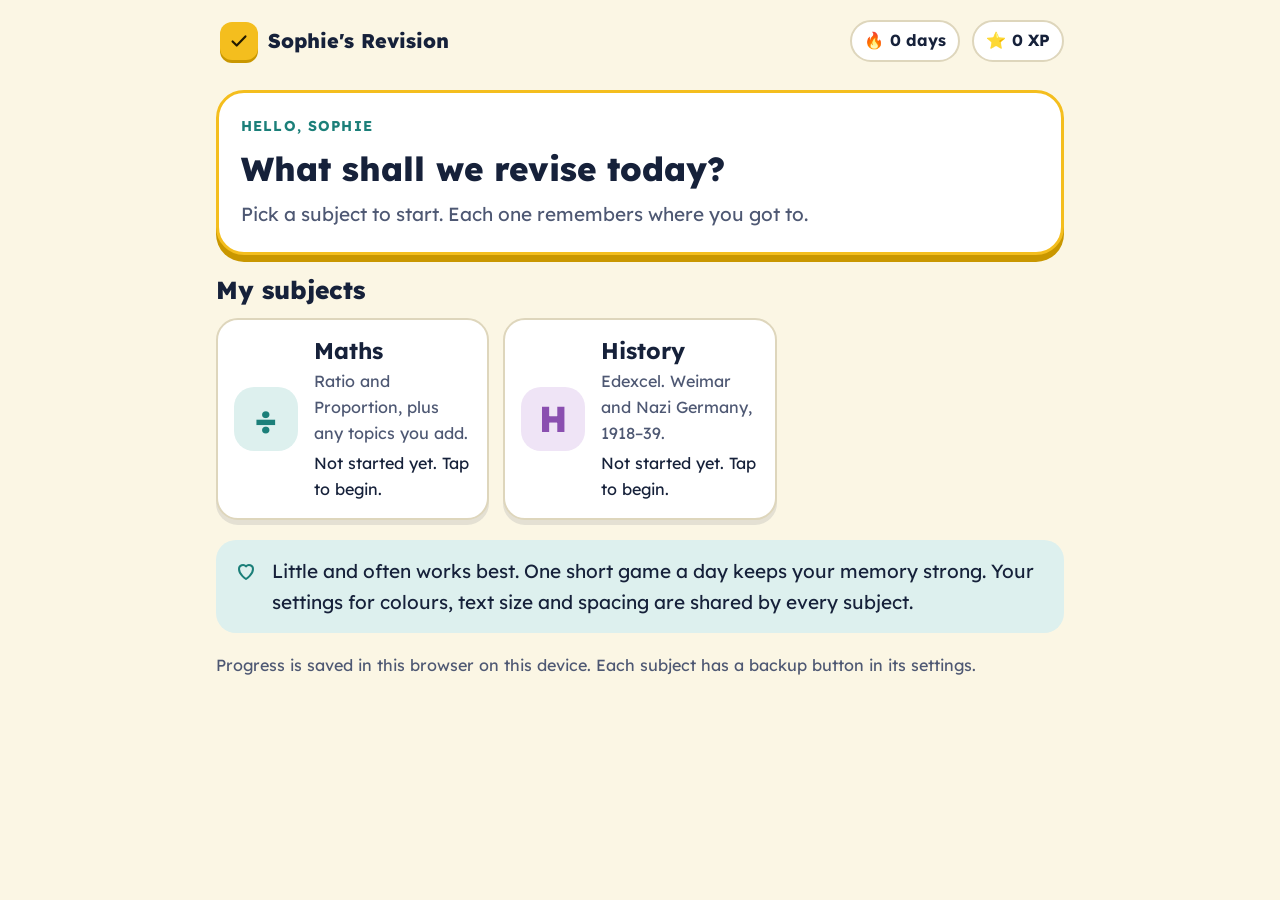
<file: index.html>
<!doctype html>
<html lang="en">
<head>
<meta charset="utf-8">
<meta name="viewport" content="width=device-width, initial-scale=1, viewport-fit=cover">
<title>Sophie's Revision</title>
<link rel="preconnect" href="https://fonts.googleapis.com">
<link rel="stylesheet" href="https://fonts.googleapis.com/css2?family=Lexend:wght@400;500;700;800&display=swap">
<link rel="stylesheet" href="shared/style.css">
<style>
.subject{display:flex; gap:16px; align-items:center; text-decoration:none; color:var(--ink); min-height:120px}
.subject .icon{flex:none; width:64px; height:64px; border-radius:20px; display:grid; place-items:center; font-size:1.9em; font-weight:800}
.subject .info{display:flex; flex-direction:column; gap:4px; min-width:0}
.subject .info b{font-size:1.2em}
.subject.maths .icon{background:var(--teal-soft); color:var(--teal)}
.subject.history .icon{background:var(--berry-soft); color:var(--berry)}
.startchip{align-self:flex-start; background:var(--sun); color:var(--sun-ink); border-radius:999px; padding:2px 12px; font-size:.75em; font-weight:800}
</style>
</head>
<body>
<div class="app" id="app"></div>
<script>
/* Landing page: one card per subject. Each app saves a short summary (cards due, XP, streak) that this page reads. */
const SUBJECTS = [
  {id: "maths", name: "Maths", href: "maths/", icon: "÷", about: "Ratio and Proportion, plus any topics you add."},
  {id: "history", name: "History", href: "history/", icon: "H", about: "Edexcel. Weimar and Nazi Germany, 1918–39."}
];
const read = k => { try { return JSON.parse(localStorage.getItem(k)); } catch(e){ return null; } };
const esc = s => String(s ?? "").replace(/[&<>"']/g, c => ({"&":"&amp;","<":"&lt;",">":"&gt;",'"':"&quot;","'":"&#39;"}[c]));

const st = Object.assign({tint: "cream", size: "l", spacing: false, theme: "auto"}, read("sgr-settings") || {});
const root = document.documentElement;
root.setAttribute("data-tint", st.tint);
root.setAttribute("data-size", st.size);
root.setAttribute("data-spacing", st.spacing ? "wide" : "normal");
if (st.theme !== "auto") root.setAttribute("data-theme", st.theme);

const sums = SUBJECTS.map(s => Object.assign({}, s, {sum: read("sgr-sum-" + s.id)}));
const streak = Math.max(0, ...sums.map(s => (s.sum && s.sum.streak) || 0));
const xp = sums.reduce((n, s) => n + ((s.sum && s.sum.xp) || 0), 0);
const started = sums.filter(s => s.sum);
// Suggest the subject with the most cards waiting; if nothing has been started, suggest nothing.
const best = started.filter(s => s.sum.due > 0).sort((a, b) => b.sum.due - a.sum.due)[0];

function status(s){
  if (!s.sum) return "Not started yet. Tap to begin.";
  const due = s.sum.due ? `${s.sum.due} card${s.sum.due === 1 ? "" : "s"} ready to check` : "All cards checked for now";
  const exam = s.sum.examTotal ? ` · Exam practice ${s.sum.exam} of ${s.sum.examTotal}` : "";
  return due + exam;
}

document.getElementById("app").innerHTML = `
  <header class="bar">
    <span class="brand" style="cursor:default"><span class="logo"><svg width="22" height="22" viewBox="0 0 24 24" fill="none" stroke="currentColor" stroke-width="2.4" stroke-linecap="round" stroke-linejoin="round" aria-hidden="true"><path d="M5 12.5l4.5 4.5L19 7"/></svg></span><span>Sophie's Revision</span></span>
    <span class="chip" title="Best run of days in a row">🔥 <span>${streak} day${streak === 1 ? "" : "s"}</span></span>
    <span class="chip" title="XP across all subjects">⭐ <span>${xp} XP</span></span>
  </header>
  <div class="mission"><div class="txt"><span class="eyebrow">Hello, Sophie</span><h1>What shall we revise today?</h1>
    <p class="muted">${best ? `${esc(best.name)} has the most cards waiting. A short game there is a good place to start.` : started.length ? "Everything is checked for now. You can practise anything you like." : "Pick a subject to start. Each one remembers where you got to."}</p></div></div>
  <section class="sheet"><h2>My subjects</h2>
    <div class="grid">${sums.map(s => `<a class="deck subject ${s.id}" href="${s.href}"><span class="icon" aria-hidden="true">${esc(s.icon)}</span><span class="info">${best && best.id === s.id ? `<span class="startchip">Start here</span>` : ""}<b>${esc(s.name)}</b><span class="small muted">${esc(s.about)}</span><span class="small">${esc(status(s))}</span></span></a>`).join("")}</div>
  </section>
  <div class="calm"><svg width="24" height="24" viewBox="0 0 24 24" fill="none" stroke="currentColor" stroke-width="2" stroke-linejoin="round" aria-hidden="true"><path d="M12 20s-7-4.4-7-10a4 4 0 017-2.6A4 4 0 0119 10c0 5.6-7 10-7 10z"/></svg><p>Little and often works best. One short game a day keeps your memory strong. Your settings for colours, text size and spacing are shared by every subject.</p></div>
  <p class="small muted">Progress is saved in this browser on this device. Each subject has a backup button in its settings.</p>`;
</script>
</body>
</html>
</file>
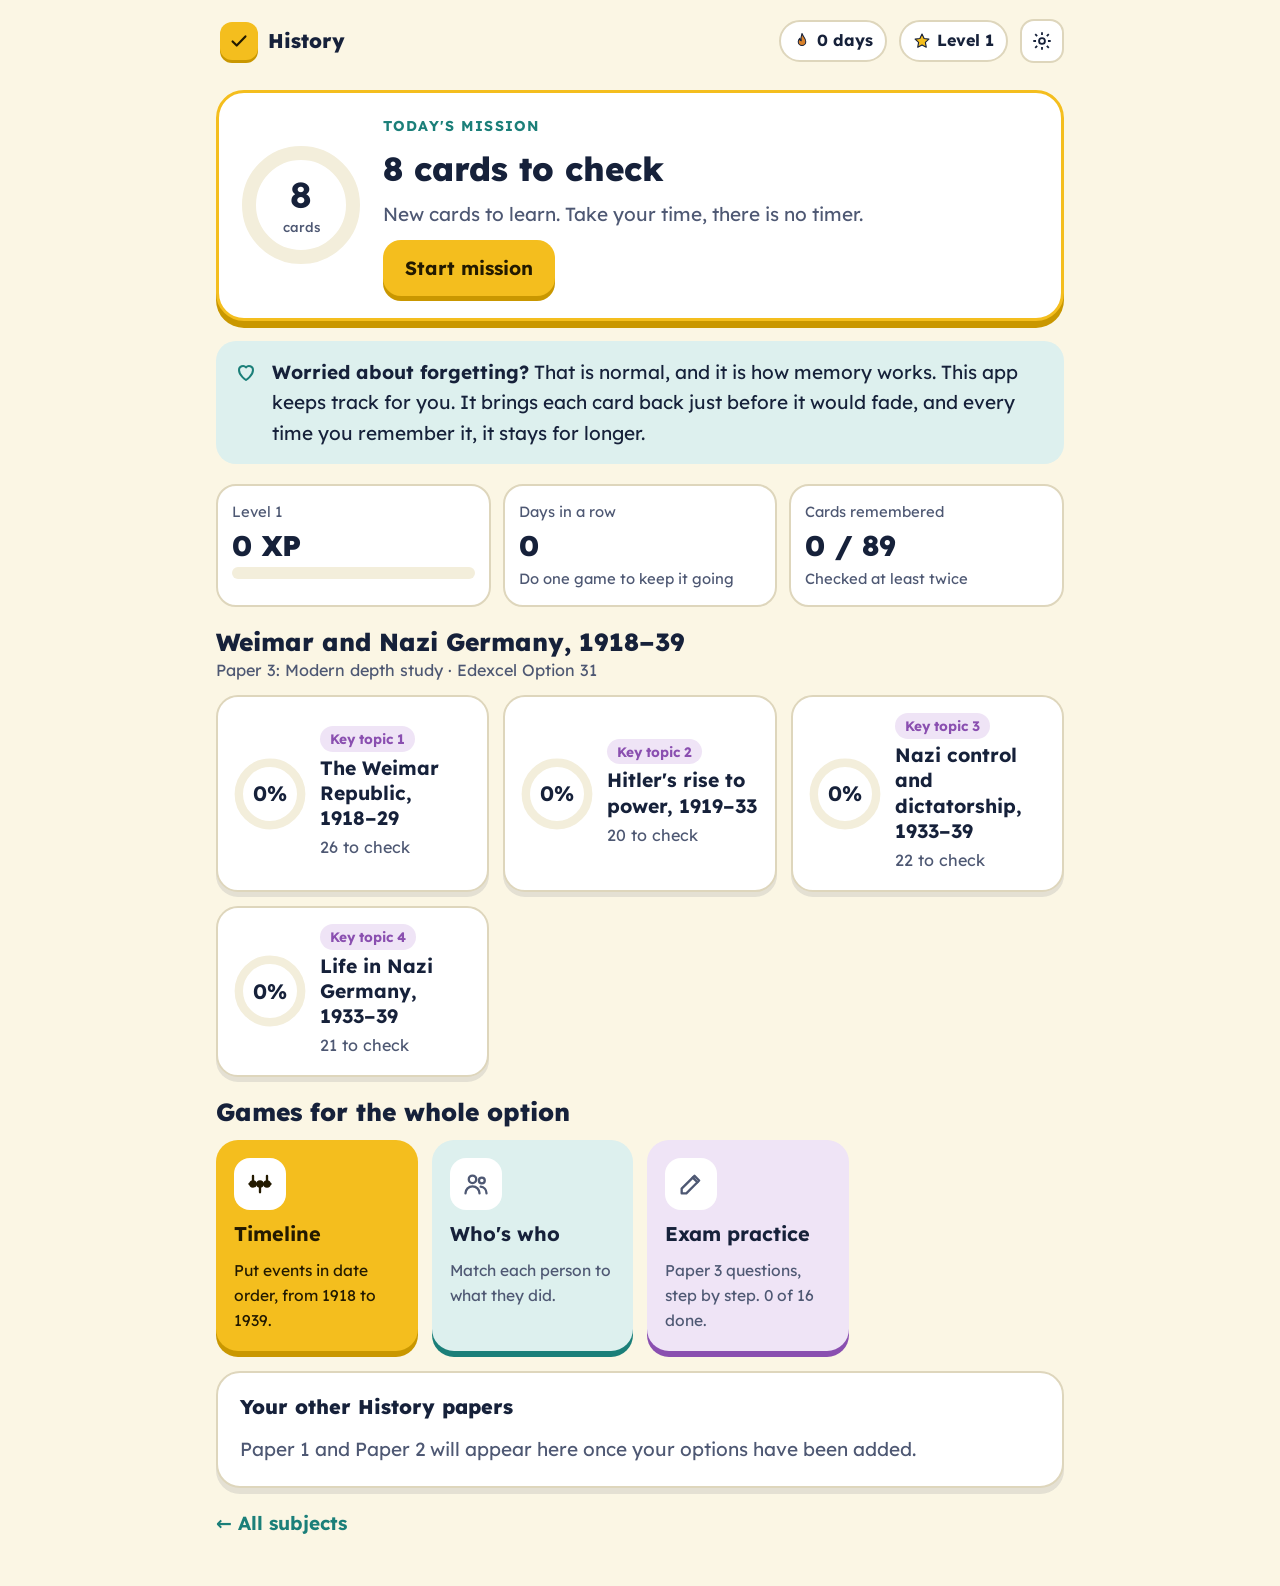
<file: history/index.html>
<!doctype html>
<html lang="en">
<head>
<meta charset="utf-8">
<meta name="viewport" content="width=device-width, initial-scale=1, viewport-fit=cover">
<title>History · Sophie's Revision</title>
<link rel="preconnect" href="https://fonts.googleapis.com">
<link rel="stylesheet" href="https://fonts.googleapis.com/css2?family=Lexend:wght@400;500;700;800&display=swap">
<link rel="stylesheet" href="../shared/style.css">
</head>
<body>
<div class="app" id="app"></div>
<div id="toastRoot"></div>
<script src="germany.js"></script>
<script src="engine.js"></script>
</body>
</html>
</file>
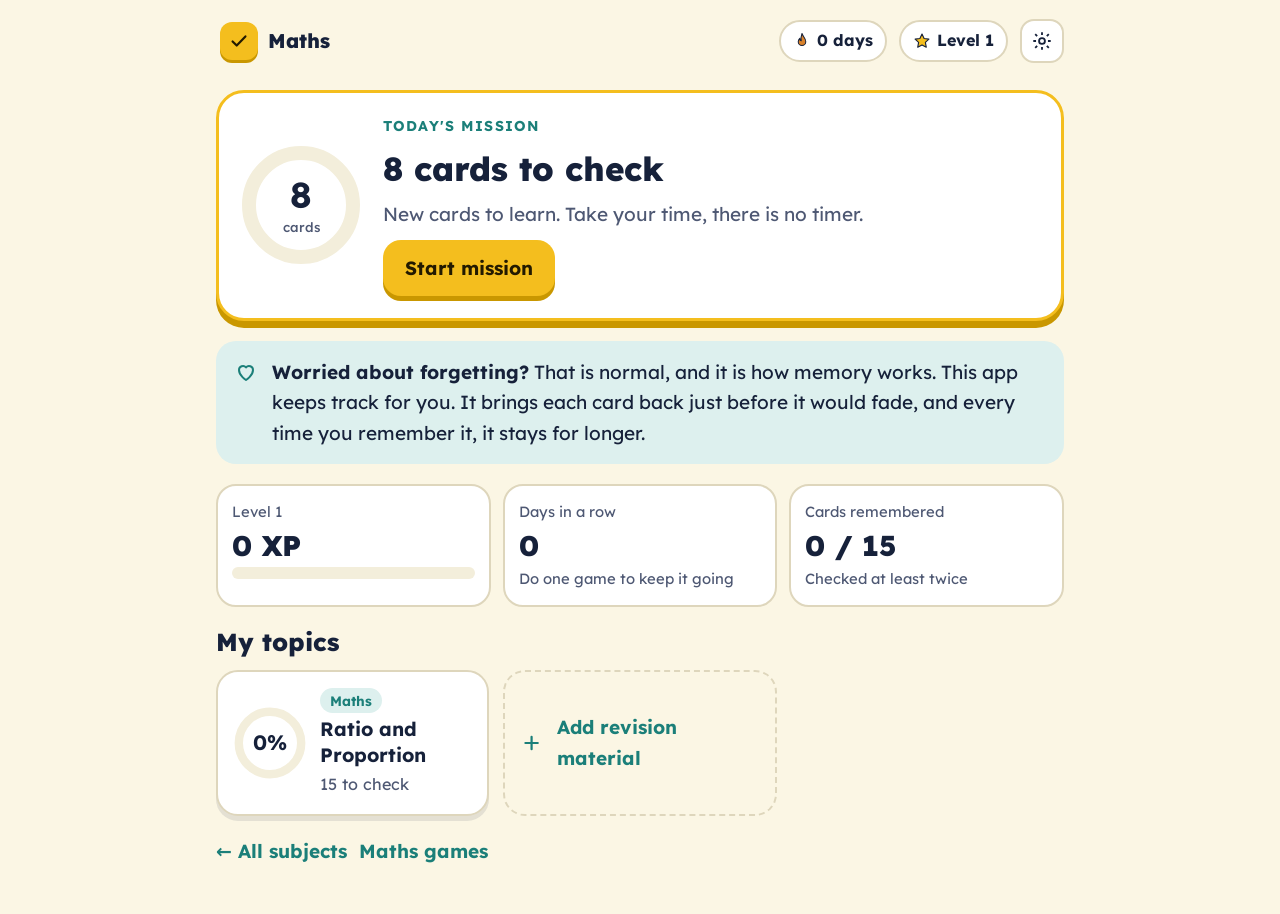
<file: maths/index.html>
<!doctype html>
<html lang="en">
<head>
<meta charset="utf-8">
<meta name="viewport" content="width=device-width, initial-scale=1, viewport-fit=cover">
<title>Maths · Sophie's Revision</title>
<link rel="preconnect" href="https://fonts.googleapis.com">
<link rel="stylesheet" href="https://fonts.googleapis.com/css2?family=Lexend:wght@400;500;700;800&display=swap">
<style>
/* Layout: one calm app column, the same top bar on every screen, chunky game buttons, one big card per question. */
:root{
  --font:'Lexend', 'Verdana', 'Trebuchet MS', system-ui, sans-serif;
  --bg:#FBF6E4; --surface:#FFFFFF; --surface-2:#F3EEDB; --ink:#16213A; --ink-soft:#4E5873; --line:#DED6BC;
  --sun:#F4BE1E; --sun-deep:#C99700; --sun-ink:#231A00;
  --teal:#1B7F79; --teal-deep:#11605B; --teal-soft:#DDF0EE;
  --good:#2C9659; --good-deep:#1F7343; --good-soft:#DFF3E6;
  --warm:#D9822B; --warm-deep:#A9621C; --warm-soft:#FBE8D3;
  --berry:#8A4FB0; --berry-soft:#EFE4F6;
  --shadow:rgba(22,33,58,.10);
  --on-accent:#FFFFFF;
  --fs:19px; --ls:0; --ws:0;
}
:root[data-tint="sky"]{--bg:#E7F1F8}
:root[data-tint="mint"]{--bg:#E8F4EC}
:root[data-tint="rose"]{--bg:#F8EAEC}
:root[data-tint="white"]{--bg:#FFFFFF}
@media (prefers-color-scheme: dark){
  :root:not([data-theme="light"]){
    --bg:#121722; --surface:#1A2130; --surface-2:#222B3C; --ink:#F2EFE3; --ink-soft:#B8B6AA; --line:#323D51;
    --sun:#F5C432; --sun-deep:#B88E0A; --sun-ink:#1E1600;
    --teal:#4CC2B8; --teal-deep:#2E8E86; --teal-soft:#173836;
    --good:#5DD08C; --good-deep:#3A9A62; --good-soft:#173526;
    --warm:#F0A35E; --warm-deep:#B87535; --warm-soft:#3A2818;
    --berry:#C59BE3; --berry-soft:#2E2238;
    --shadow:rgba(0,0,0,.35); --on-accent:#0E1A14; color-scheme:dark;
  }
  :root:not([data-theme="light"])[data-tint="cream"]{--bg:#17150F}
  :root:not([data-theme="light"])[data-tint="sky"]{--bg:#0F1821}
  :root:not([data-theme="light"])[data-tint="mint"]{--bg:#0F1A15}
  :root:not([data-theme="light"])[data-tint="rose"]{--bg:#1C1316}
  :root:not([data-theme="light"])[data-tint="white"]{--bg:#121722}
}
:root[data-theme="dark"]{
  --bg:#121722; --surface:#1A2130; --surface-2:#222B3C; --ink:#F2EFE3; --ink-soft:#B8B6AA; --line:#323D51;
  --sun:#F5C432; --sun-deep:#B88E0A; --sun-ink:#1E1600;
  --teal:#4CC2B8; --teal-deep:#2E8E86; --teal-soft:#173836;
  --good:#5DD08C; --good-deep:#3A9A62; --good-soft:#173526;
  --warm:#F0A35E; --warm-deep:#B87535; --warm-soft:#3A2818;
  --berry:#C59BE3; --berry-soft:#2E2238;
  --shadow:rgba(0,0,0,.35); --on-accent:#0E1A14; color-scheme:dark;
}
:root[data-theme="dark"][data-tint="cream"]{--bg:#17150F}
:root[data-theme="dark"][data-tint="sky"]{--bg:#0F1821}
:root[data-theme="dark"][data-tint="mint"]{--bg:#0F1A15}
:root[data-theme="dark"][data-tint="rose"]{--bg:#1C1316}
:root[data-size="m"]{--fs:17px}
:root[data-size="xl"]{--fs:22px}
:root[data-spacing="wide"]{--ls:.05em; --ws:.14em}

*{box-sizing:border-box}
body{margin:0}
html,body{min-height:100%}
body{font-family:var(--font); font-size:var(--fs); letter-spacing:var(--ls); word-spacing:var(--ws); line-height:1.6; background:var(--bg); color:var(--ink); transition:background .2s}
button,input,select,textarea{font:inherit; letter-spacing:inherit; word-spacing:inherit; color:inherit}
:focus-visible{outline:3px solid var(--teal); outline-offset:3px; border-radius:10px}
.app{max-width:880px; margin:0 auto; padding-left:max(16px, env(safe-area-inset-left, 0px)); padding-right:max(16px, env(safe-area-inset-right, 0px)); padding-block:12px 48px; display:flex; flex-direction:column; gap:20px}
h1,h2,h3{margin:0; line-height:1.25; text-wrap:balance; font-weight:800}
h1{font-size:1.75em} h2{font-size:1.3em} h3{font-size:1.05em}
p{margin:0}
.muted{color:var(--ink-soft)}
.small{font-size:.85em}

/* top bar */
.bar{display:flex; align-items:center; gap:12px; flex-wrap:wrap; padding-block:6px}
.brand{display:flex; align-items:center; gap:10px; font-weight:800; font-size:1.05em; margin-right:auto; background:none; border:0; padding:4px; cursor:pointer}
.brand .logo{width:38px; height:38px; border-radius:12px; background:var(--sun); color:var(--sun-ink); display:grid; place-items:center; box-shadow:0 3px 0 var(--sun-deep)}
.chip{display:inline-flex; align-items:center; gap:6px; padding:6px 12px; border-radius:999px; background:var(--surface); border:2px solid var(--line); font-weight:700; font-size:.85em; white-space:nowrap}
.chip svg{flex:none}
.iconbtn{width:44px; height:44px; border-radius:14px; border:2px solid var(--line); background:var(--surface); display:grid; place-items:center; cursor:pointer}
.iconbtn:hover{border-color:var(--teal)}

/* buttons */
a.btn{text-decoration:none}
.btn{display:inline-flex; align-items:center; justify-content:center; gap:10px; min-height:56px; padding:12px 22px; border-radius:18px; border:0; font-weight:700; font-size:1em; cursor:pointer; background:var(--sun); color:var(--sun-ink); box-shadow:0 5px 0 var(--sun-deep); transition:transform .08s, box-shadow .08s; text-align:center}
.btn:active{transform:translateY(4px); box-shadow:0 1px 0 var(--sun-deep)}
.btn:disabled{opacity:.5; cursor:not-allowed}
.btn.teal{background:var(--teal); color:var(--on-accent); box-shadow:0 5px 0 var(--teal-deep)}
.btn.teal:active{box-shadow:0 1px 0 var(--teal-deep)}
.btn.good{background:var(--good); color:var(--on-accent); box-shadow:0 5px 0 var(--good-deep)}
.btn.good:active{box-shadow:0 1px 0 var(--good-deep)}
.btn.warm{background:var(--warm); color:#1E1000; box-shadow:0 5px 0 var(--warm-deep)}
.btn.warm:active{box-shadow:0 1px 0 var(--warm-deep)}
.btn.ghost{background:var(--surface); color:var(--ink); box-shadow:0 4px 0 var(--line); border:2px solid var(--line)}
.btn.ghost:active{box-shadow:0 1px 0 var(--line)}
.btn.wide{width:100%}
.btn.sm{min-height:44px; padding:8px 14px; font-size:.9em; border-radius:14px}
.row{display:flex; gap:12px; flex-wrap:wrap; align-items:center}
.row > *{min-width:0}

.panel{background:var(--surface); border:2px solid var(--line); border-radius:24px; padding:22px; display:flex; flex-direction:column; gap:14px; box-shadow:0 6px 0 var(--shadow)}

/* home mission */
.mission{display:grid; grid-template-columns:auto 1fr; gap:22px; align-items:center; background:var(--surface); border:3px solid var(--sun); border-radius:28px; padding:22px; box-shadow:0 7px 0 var(--sun-deep)}
.mission .txt{display:flex; flex-direction:column; gap:10px; min-width:0}
.eyebrow{font-size:.75em; font-weight:700; text-transform:uppercase; letter-spacing:.08em; color:var(--teal)}
@media (max-width:560px){.mission{grid-template-columns:1fr; justify-items:start}}
.ring{position:relative; width:120px; height:120px; flex:none}
.ring svg{width:100%; height:100%; transform:rotate(-90deg)}
.ring .num{position:absolute; inset:0; display:grid; place-items:center; text-align:center; font-weight:800; line-height:1.1}
.ring .num b{font-size:1.9em; display:block}
.ring .num span{font-size:.7em; color:var(--ink-soft); font-weight:500}
.ring.sm{width:72px; height:72px}
.ring.sm .num b{font-size:1.1em}

.calm{display:flex; gap:14px; align-items:flex-start; background:var(--teal-soft); border-radius:20px; padding:16px 18px}
.calm svg{flex:none; color:var(--teal); margin-top:3px}

.stats{display:grid; grid-template-columns:repeat(3, minmax(0,1fr)); gap:12px}
.stat{background:var(--surface); border:2px solid var(--line); border-radius:20px; padding:14px; display:flex; flex-direction:column; gap:6px}
.stat .big{font-size:1.5em; font-weight:800; font-variant-numeric:tabular-nums; line-height:1.1}
.stat .lbl{font-size:.78em; color:var(--ink-soft)}
.xpbar{height:12px; border-radius:99px; background:var(--surface-2); overflow:hidden}
.xpbar i{display:block; height:100%; background:var(--sun); border-radius:99px}
@media (max-width:480px){.stats{grid-template-columns:1fr 1fr} .stats .stat:last-child{grid-column:1 / -1}}

.grid{display:grid; grid-template-columns:repeat(auto-fill, minmax(min(100%, 250px), 1fr)); gap:14px}
.deck{background:var(--surface); border:2px solid var(--line); border-radius:22px; padding:16px; display:flex; gap:14px; align-items:center; cursor:pointer; text-align:left; box-shadow:0 5px 0 var(--shadow); transition:transform .1s}
.deck:hover{transform:translateY(-2px); border-color:var(--teal)}
.deck .info{display:flex; flex-direction:column; gap:4px; min-width:0}
.deck .info b{font-size:1.02em; line-height:1.3}
.subj{display:inline-flex; align-self:flex-start; padding:2px 10px; border-radius:999px; font-size:.72em; font-weight:700; background:var(--teal-soft); color:var(--teal)}
.subj.English{background:var(--warm-soft); color:var(--warm-deep)}
.subj.Science{background:var(--good-soft); color:var(--good-deep)}
.subj.History,.subj.Geography,.subj.Other{background:var(--berry-soft); color:var(--berry)}
:root[data-theme="dark"] .subj.English{color:var(--warm)}
@media (prefers-color-scheme: dark){:root:not([data-theme="light"]) .subj.English{color:var(--warm)} :root:not([data-theme="light"]) .subj.Science{color:var(--good)}}
:root[data-theme="dark"] .subj.Science{color:var(--good)}
.home-link{display:inline-block; font-weight:700; color:var(--teal); text-decoration:none}
.home-link:hover{text-decoration:underline}
.adddeck{border-style:dashed; justify-content:center; color:var(--teal); font-weight:700; min-height:104px; background:transparent; box-shadow:none}

/* games on a topic */
.games{display:grid; grid-template-columns:repeat(auto-fill, minmax(min(100%, 190px), 1fr)); gap:14px}
.game{border-radius:22px; padding:18px; border:0; cursor:pointer; text-align:left; display:flex; flex-direction:column; gap:8px; color:var(--ink); transition:transform .1s}
.game:hover{transform:translateY(-3px)}
.game:disabled{opacity:.45; cursor:not-allowed; transform:none}
.game .gi{width:52px; height:52px; border-radius:16px; display:grid; place-items:center; background:var(--surface)}
.game b{font-size:1.05em}
.game span{font-size:.82em; color:var(--ink-soft)}
.g1{background:var(--sun); box-shadow:0 6px 0 var(--sun-deep)} .g1 span{color:var(--sun-ink)} .g1{color:var(--sun-ink)}
.g2{background:var(--teal-soft); box-shadow:0 6px 0 var(--teal)}
.g3{background:var(--good-soft); box-shadow:0 6px 0 var(--good)}
.g4{background:var(--berry-soft); box-shadow:0 6px 0 var(--berry)}

.sheet{display:flex; flex-direction:column; gap:12px}
.sheetcard{background:var(--surface); border:2px solid var(--line); border-radius:18px; padding:14px 16px; display:flex; flex-direction:column; gap:8px}
.sheetcard .qa{display:flex; gap:10px; align-items:flex-start; justify-content:space-between}
.sheetcard .qa > div{min-width:0}
.ans{font-weight:700; color:var(--teal)}
.kw{display:grid; grid-template-columns:minmax(0,.9fr) minmax(0,2fr); gap:0; border:2px solid var(--line); border-radius:18px; overflow:hidden; background:var(--surface)}
.kw div{padding:10px 14px; border-top:2px solid var(--line)}
.kw div:nth-child(-n+2){border-top:0}
.kw .t{font-weight:700; background:var(--berry-soft); color:var(--ink)}
details{border-radius:18px}
summary{cursor:pointer; font-weight:700; padding:6px 0}

/* visual aids */
.vtable{overflow-x:auto}
.vtable table{border-collapse:collapse; font-variant-numeric:tabular-nums}
.vtable th,.vtable td{border:2px solid var(--ink); padding:8px 16px; text-align:center; min-width:70px; font-weight:700}
.vtable th{background:var(--berry-soft)}
.vtable td{background:var(--surface)}
.vsteps{list-style:none; margin:0; padding:0; display:flex; flex-direction:column; gap:8px; counter-reset:s}
.vsteps li{display:flex; gap:12px; align-items:flex-start; counter-increment:s}
.vsteps li::before{content:counter(s); flex:none; width:32px; height:32px; border-radius:50%; background:var(--teal); color:var(--on-accent); font-weight:800; display:grid; place-items:center; font-size:.85em; margin-top:1px}
.hook{display:flex; gap:12px; align-items:flex-start; background:var(--sun); color:var(--sun-ink); border-radius:16px; padding:12px 14px; font-weight:600}
.hook svg{flex:none; margin-top:2px}

/* play */
.playtop{display:flex; align-items:center; gap:14px; flex-wrap:wrap}
.dots{display:flex; gap:6px; flex-wrap:wrap; flex:1; min-width:0}
.dots i{width:16px; height:16px; border-radius:50%; background:var(--surface-2); border:2px solid var(--line)}
.dots i.done{background:var(--good); border-color:var(--good)}
.dots i.miss{background:var(--warm); border-color:var(--warm)}
.dots i.now{border-color:var(--ink); background:var(--sun)}
.big-card{background:var(--surface); border:3px solid var(--ink); border-radius:28px; padding:26px; display:flex; flex-direction:column; gap:18px; box-shadow:0 8px 0 var(--ink); min-height:260px}
.qtext{font-size:1.35em; font-weight:700; line-height:1.4}
.qhead{display:flex; gap:12px; align-items:flex-start; justify-content:space-between}
.qhead > div{min-width:0}
.flip-ans{font-size:1.6em; font-weight:800; color:var(--teal)}
.choices{display:grid; grid-template-columns:1fr 1fr; gap:12px}
@media (max-width:560px){.choices{grid-template-columns:1fr}}
.choice{min-height:64px; border-radius:18px; border:3px solid var(--line); background:var(--surface); padding:12px 16px; text-align:left; font-weight:600; cursor:pointer; box-shadow:0 4px 0 var(--line); display:flex; gap:12px; align-items:center}
.choice .k{flex:none; width:32px; height:32px; border-radius:10px; background:var(--surface-2); display:grid; place-items:center; font-weight:800; font-size:.85em}
.choice:hover:not(:disabled){border-color:var(--teal)}
.choice:disabled{cursor:default}
.choice.right{border-color:var(--good); background:var(--good-soft); box-shadow:0 4px 0 var(--good)}
.choice.wrong{border-color:var(--warm); background:var(--warm-soft); box-shadow:0 4px 0 var(--warm)}
.feedback{border-radius:20px; padding:16px 18px; display:flex; flex-direction:column; gap:12px}
.feedback.ok{background:var(--good-soft)}
.feedback.notyet{background:var(--warm-soft)}
.feedback .head{font-weight:800; font-size:1.1em}
.explain{background:var(--teal-soft); border-radius:16px; padding:14px 16px; white-space:pre-wrap}
.hintbox{background:var(--surface-2); border-radius:16px; padding:12px 16px}

.match{display:grid; grid-template-columns:1fr 1fr; gap:12px}
.match .col{display:flex; flex-direction:column; gap:10px; min-width:0}
.tile{min-height:60px; border-radius:16px; border:3px solid var(--line); background:var(--surface); padding:10px 14px; cursor:pointer; font-weight:600; text-align:left; box-shadow:0 4px 0 var(--line); transition:opacity .3s, transform .1s}
.tile.term{font-weight:800; background:var(--berry-soft); border-color:var(--berry-soft)}
.tile.sel{border-color:var(--teal); box-shadow:0 4px 0 var(--teal); transform:translateY(-2px)}
.tile.ok{border-color:var(--good); background:var(--good-soft); box-shadow:none; opacity:.55; cursor:default}
@media (max-width:520px){.match{grid-template-columns:1fr}}

.built{display:flex; flex-direction:column; gap:8px; min-height:60px; border:3px dashed var(--line); border-radius:18px; padding:12px}
.built .stepok{display:flex; gap:12px; align-items:center; background:var(--good-soft); border-radius:12px; padding:8px 12px; font-weight:600}
.built .stepok b{flex:none; width:30px; height:30px; border-radius:50%; background:var(--good); color:var(--on-accent); display:grid; place-items:center; font-size:.85em}
.pool{display:flex; flex-direction:column; gap:10px}
.tile.glow{border-color:var(--sun); box-shadow:0 4px 0 var(--sun-deep)}

@keyframes shake{0%,100%{transform:translateX(0)}25%{transform:translateX(-6px)}75%{transform:translateX(6px)}}
.shake{animation:shake .3s}
@keyframes pop{0%{transform:scale(.6); opacity:0}100%{transform:scale(1); opacity:1}}

.done{align-items:center; text-align:center}
.stars{display:flex; gap:10px; justify-content:center}
.stars svg{animation:pop .4s both}
.stars svg:nth-child(2){animation-delay:.15s} .stars svg:nth-child(3){animation-delay:.3s}

/* forms */
label.f{display:flex; flex-direction:column; gap:6px; font-weight:700}
input[type=text],select,textarea{border:2px solid var(--line); border-radius:14px; padding:12px 14px; background:var(--surface); font-weight:400; width:100%}
textarea{min-height:160px; resize:vertical; line-height:1.5}
.drop{border:3px dashed var(--teal); border-radius:20px; padding:20px; display:flex; flex-direction:column; gap:10px; align-items:center; text-align:center; background:var(--teal-soft); cursor:pointer}
.drop.over{background:var(--surface)}
.thumbs{display:flex; gap:10px; flex-wrap:wrap}
.thumb{position:relative; width:84px; height:84px; border-radius:12px; overflow:hidden; border:2px solid var(--line); background:var(--surface-2); display:grid; place-items:center; font-size:.7em; text-align:center; padding:4px}
.thumb img{width:100%; height:100%; object-fit:cover; position:absolute; inset:0}
.thumb button{position:absolute; top:2px; right:2px; width:26px; height:26px; border-radius:50%; border:0; background:var(--ink); color:var(--bg); cursor:pointer; font-weight:800; line-height:1}
.seg{display:flex; gap:8px; flex-wrap:wrap}
.seg button{min-height:48px; padding:8px 16px; border-radius:14px; border:3px solid var(--line); background:var(--surface); cursor:pointer; font-weight:700}
.seg button[aria-pressed="true"]{border-color:var(--teal); background:var(--teal-soft)}
.swatch{width:20px; height:20px; border-radius:50%; display:inline-block; border:2px solid var(--line); vertical-align:middle; margin-right:6px}
.status{display:flex; gap:12px; align-items:center; background:var(--surface-2); border-radius:16px; padding:14px 16px}
.spinner{width:26px; height:26px; border-radius:50%; border:4px solid var(--line); border-top-color:var(--teal); animation:spin 1s linear infinite; flex:none}
@keyframes spin{to{transform:rotate(360deg)}}
.toast{position:fixed; left:50%; bottom:calc(20px + env(safe-area-inset-bottom, 0px)); transform:translateX(-50%); background:var(--ink); color:var(--bg); padding:12px 20px; border-radius:16px; font-weight:600; z-index:50; max-width:calc(100% - 32px); text-align:center}
.confetti{position:fixed; inset:0; pointer-events:none; z-index:40; width:100%; height:100%}
.back{display:inline-flex; align-items:center; gap:8px; background:none; border:0; cursor:pointer; font-weight:700; color:var(--teal); padding:6px 0}
.danger{color:var(--warm-deep)}
@media (prefers-reduced-motion: reduce){*{animation:none!important; transition:none!important}}
</style>
</head>
<body>
<div class="app" id="app"></div>
<div id="toastRoot"></div>

<script>
/* ---------- built-in topic: matches the six-lesson Ratio and Proportion unit ---------- */
const BUILTIN = {
  id: "ratio-builtin", builtin: true, subject: "Maths", title: "Ratio and Proportion",
  cards: [
    {id:"r1", q:"Share £35 in the ratio 2 : 5.", a:"£10 and £25", hint:"Add the parts: 2 + 5 = 7. Then 35 ÷ 7.", hook:"Add the parts, divide, then times. Add. Divide. Times.", choices:["£10 and £25","£14 and £21","£5 and £30","£7 and £28"], visual:{kind:"table", headers:["A","B","Total"], rows:[["2","5","7"],["10","25","35"]]}},
    {id:"r2", q:"Jerry and Mick share money in the ratio 2 : 3. Mick gets £900. How much does Jerry get?", a:"£600", hint:"Mick's 3 parts are £900. What is one part?", hook:"Put the number you KNOW in the RIGHT column.", choices:["£600","£1350","£360","£1500"], visual:{kind:"table", headers:["Jerry","Mick","Total"], rows:[["2","3","5"],["600","900","1500"]]}},
    {id:"r3", q:"Red : blue = 5 : 2. There are 21 more red than blue. How many red are there?", a:"35 red", hint:"The difference in the ratio is 5 − 2 = 3.", hook:"'More than' means use the Difference column.", choices:["35 red","15 red","21 red","105 red"], visual:{kind:"table", headers:["Red","Blue","Difference"], rows:[["5","2","3"],["35","14","21"]]}},
    {id:"r4", q:"Simplify 24 : 36", a:"2 : 3", hint:"Divide both sides by 12.", hook:"Simplify means divide BOTH sides by the same number.", choices:["2 : 3","4 : 6","3 : 2","6 : 9"], visual:null},
    {id:"r5", q:"Write 12 : 30 in the form 1 : n", a:"1 : 2.5", hint:"The 1 is on the LEFT. Divide both sides by 12.", hook:"1 : n has the 1 on the LEFT. Divide by the LEFT number.", choices:["1 : 2.5","1 : 18","2 : 5","1 : 0.4"], visual:null},
    {id:"r6", q:"Write 18 : 4 in the form n : 1", a:"4.5 : 1", hint:"The 1 is on the RIGHT. Divide both sides by 4.", hook:"n : 1 has the 1 on the RIGHT. Divide by the RIGHT number.", choices:["4.5 : 1","9 : 2","1 : 4.5","4 : 1"], visual:null},
    {id:"r7", q:"Red : blue = 3 : 4. What fraction are red?", a:"3/7", hint:"The bottom of the fraction is all the parts added.", hook:"Fraction bottom = add up every part.", choices:["3/7","3/4","4/7","1/3"], visual:null},
    {id:"r8", q:"4 kg of apples cost £6. Work out the cost of 7 kg.", a:"£10.50", hint:"Find the cost of 1 kg first.", hook:"Find ONE, then times by how many you need.", choices:["£10.50","£42","£24","£9"], visual:{kind:"steps", steps:["Divide: £6 ÷ 4 = £1.50 for 1 kg","Multiply: 7 × £1.50 = £10.50"]}},
    {id:"r9", q:"12 biscuits use 180 g of flour. How much flour for 20 biscuits?", a:"300 g", hint:"12 → 4 biscuits is ÷ 3. Then 4 → 20 is × 5.", hook:"Do the SAME to every ingredient.", choices:["300 g","200 g","240 g","360 g"], visual:{kind:"table", headers:["Biscuits","Flour (g)"], rows:[["12","180"],["4","60"],["20","300"]]}},
    {id:"r10", q:"250 g of pasta feeds 4 people. Kai has 600 g. Is that enough for 10 people?", a:"No. 10 people need 625 g.", hint:"Find how much 1 person needs.", hook:"Is there enough? Work out NEEDED, then compare with HAS.", choices:["No. 10 people need 625 g.","Yes. 10 people need 500 g.","Yes. 600 g is more than 250 g.","No. 10 people need 1000 g."], visual:{kind:"steps", steps:["1 person: 250 ÷ 4 = 62.5 g","10 people: 62.5 × 10 = 625 g","625 g is more than 600 g, so no"]}},
    {id:"r11", q:"10 rulers cost £3. Pen : ruler cost = 4 : 3. Work out the cost of 5 pens.", a:"£2.00", hint:"Find the cost of one ruler in pence first.", hook:"Work in pence. No decimals to trip you up.", choices:["£2.00","£1.50","£4.00","£2.50"], visual:{kind:"steps", steps:["One ruler: 300p ÷ 10 = 30p","30 ÷ 3 = 10, so one pen = 4 × 10 = 40p","5 pens: 5 × 40p = 200p = £2.00"]}},
    {id:"r12", q:"Batteries: 4 for £2.80 or 10 for £6.50. Which is better value?", a:"10 for £6.50 (65p each)", hint:"Find the price of ONE battery in each pack.", hook:"Best buy: make the amounts the SAME, then compare.", choices:["10 for £6.50 (65p each)","4 for £2.80 (70p each)","They cost the same","4 for £2.80 (65p each)"], visual:{kind:"table", headers:["Pack","Price","Price for 1"], rows:[["4","£2.80","70p"],["10","£6.50","65p"]]}},
    {id:"r13", q:"£1 = €1.15. Change £200 into euros.", a:"€230", hint:"Pounds to euros: multiply.", hook:"Pounds to euros, times. Euros to pounds, divide.", choices:["€230","€173.91","€215","€115"], visual:null},
    {id:"r14", q:"A coat costs £80. It is reduced by 15%. Work out the sale price.", a:"£68", hint:"Find 10% and 5%, then add them.", hook:"Discount: find it, then TAKE IT AWAY.", choices:["£68","£12","£92","£65"], visual:{kind:"steps", steps:["10% = £8","5% = £4","15% = £12","£80 − £12 = £68"]}},
    {id:"r15", q:"£4500 is invested for 3 years at 1.8% simple interest. Work out the total interest.", a:"£243", hint:"1 year: 1.8 ÷ 100 × 4500. Then times 3.", hook:"Interest means JUST the extra money. Read the last line.", choices:["£243","£4743","£81","£4257"], visual:{kind:"steps", steps:["1 year: 1.8 ÷ 100 × 4500 = £81","3 years: £81 × 3 = £243","Stop: the question asks for interest only"]}}
  ],
  keywords: [
    {term:"Ratio", meaning:"How much of one thing compared to another."},
    {term:"Part", meaning:"One share of the ratio."},
    {term:"Total", meaning:"All the parts added together."},
    {term:"Difference", meaning:"How many more one share is. Take away."},
    {term:"Multiplier", meaning:"The number you multiply every column by."},
    {term:"Unitary method", meaning:"Find the value of ONE first."},
    {term:"Exchange rate", meaning:"How much of one currency you get for 1."},
    {term:"Simple interest", meaning:"The same extra money every year."}
  ],
  methods: [
    {name:"Ratio table", steps:["Draw a column for each person","Write the ratio in the top row","Put the number you know in the right column","Multiplier = number you know ÷ ratio number above","Multiply every column by the multiplier"]},
    {name:"Unitary method", steps:["Divide to find the value of ONE","Label it, like 1 kg = £1.50","Multiply by how many you need","Write the answer with units"]},
    {name:"Cost ratio problem", steps:["Find the price of ONE item you are told about, in pence","Put that price under its item in the ratio table","Find the multiplier","Find the price of ONE of the other item","Multiply by how many the question asks for","Change back to pounds"]},
    {name:"Percentage discount", steps:["Find 10% by dividing by 10","Build the percentage you need","Take it away from the price","Write the answer with £"]}
  ]
};

/* ---------- small helpers ---------- */
const INTERVALS = [0, 1, 2, 4, 7, 14];
const esc = s => String(s ?? "").replace(/[&<>"']/g, c => ({"&":"&amp;","<":"&lt;",">":"&gt;",'"':"&quot;","'":"&#39;"}[c]));
const ymd = d => d.getFullYear() + "-" + String(d.getMonth()+1).padStart(2,"0") + "-" + String(d.getDate()).padStart(2,"0");
const today = () => ymd(new Date());
const addDays = (s, n) => { const [y,m,d] = s.split("-").map(Number); return ymd(new Date(y, m-1, d+n)); };
function niceDate(s){
  if (!s || s <= today()) return "today";
  if (s === addDays(today(), 1)) return "tomorrow";
  const [y,m,d] = s.split("-").map(Number);
  return new Date(y, m-1, d).toLocaleDateString("en-GB", {weekday:"long", day:"numeric", month:"short"});
}
const shuffle = a => { const b = a.slice(); for (let i = b.length-1; i > 0; i--){ const j = Math.floor(Math.random()*(i+1)); [b[i], b[j]] = [b[j], b[i]]; } return b; };
const LS = {
  get(k, d){ try { const v = localStorage.getItem(k); return v ? JSON.parse(v) : d; } catch(e){ return d; } },
  set(k, v){ try { localStorage.setItem(k, JSON.stringify(v)); } catch(e){} }
};
const uid36 = () => Date.now().toString(36) + Math.random().toString(36).slice(2,6);

const I = {
  star: (f, s=20) => `<svg width="${s}" height="${s}" viewBox="0 0 24 24" aria-hidden="true"><path d="M12 2.8l2.8 5.9 6.4.8-4.7 4.4 1.2 6.4L12 17.2l-5.7 3.1 1.2-6.4L2.8 9.5l6.4-.8z" fill="${f}" stroke="currentColor" stroke-width="1.5" stroke-linejoin="round"/></svg>`,
  flame: `<svg width="18" height="18" viewBox="0 0 24 24" aria-hidden="true"><path d="M12 2c1 4 5 6 5 11a5 5 0 01-10 0c0-2 1-3.5 2-4.5 0 2 1 3 2 3-1-3 0-6.5 1-9.5z" fill="var(--warm)" stroke="currentColor" stroke-width="1.4" stroke-linejoin="round"/></svg>`,
  gear: `<svg width="22" height="22" viewBox="0 0 24 24" fill="none" stroke="currentColor" stroke-width="2" aria-hidden="true"><circle cx="12" cy="12" r="3.2"/><path d="M12 2.5v3M12 18.5v3M4.6 4.6l2.1 2.1M17.3 17.3l2.1 2.1M2.5 12h3M18.5 12h3M4.6 19.4l2.1-2.1M17.3 6.7l2.1-2.1"/></svg>`,
  speak: `<svg width="22" height="22" viewBox="0 0 24 24" fill="none" stroke="currentColor" stroke-width="2" stroke-linecap="round" stroke-linejoin="round" aria-hidden="true"><path d="M4 9v6h4l5 4V5L8 9z"/><path d="M16.5 8.5a5 5 0 010 7M19 6a8.5 8.5 0 010 12"/></svg>`,
  back: `<svg width="20" height="20" viewBox="0 0 24 24" fill="none" stroke="currentColor" stroke-width="2.5" stroke-linecap="round" stroke-linejoin="round" aria-hidden="true"><path d="M15 5l-7 7 7 7"/></svg>`,
  bulb: `<svg width="22" height="22" viewBox="0 0 24 24" fill="none" stroke="currentColor" stroke-width="2" stroke-linecap="round" aria-hidden="true"><path d="M9 18h6M10 21h4M12 3a6 6 0 00-3.5 10.9c.6.5 1 1.2 1 2.1h5c0-.9.4-1.6 1-2.1A6 6 0 0012 3z"/></svg>`,
  heart: `<svg width="24" height="24" viewBox="0 0 24 24" fill="none" stroke="currentColor" stroke-width="2" stroke-linejoin="round" aria-hidden="true"><path d="M12 20s-7-4.4-7-10a4 4 0 017-2.6A4 4 0 0119 10c0 5.6-7 10-7 10z"/></svg>`,
  plus: `<svg width="22" height="22" viewBox="0 0 24 24" fill="none" stroke="currentColor" stroke-width="2.5" stroke-linecap="round" aria-hidden="true"><path d="M12 5v14M5 12h14"/></svg>`,
  cards: `<svg width="28" height="28" viewBox="0 0 24 24" fill="none" stroke="currentColor" stroke-width="2" stroke-linejoin="round" aria-hidden="true"><rect x="3" y="6" width="13" height="15" rx="2.5"/><path d="M8 3h10.5A2.5 2.5 0 0121 5.5V18"/></svg>`,
  quiz: `<svg width="28" height="28" viewBox="0 0 24 24" fill="none" stroke="currentColor" stroke-width="2" stroke-linecap="round" aria-hidden="true"><circle cx="12" cy="12" r="9"/><path d="M9.5 9.5a2.5 2.5 0 114 2c-1 .6-1.5 1.2-1.5 2.3M12 17h.01"/></svg>`,
  match: `<svg width="28" height="28" viewBox="0 0 24 24" fill="none" stroke="currentColor" stroke-width="2" stroke-linejoin="round" aria-hidden="true"><rect x="3" y="4" width="7" height="6" rx="1.5"/><rect x="14" y="14" width="7" height="6" rx="1.5"/><path d="M10 7h4a3 3 0 013 3v4" stroke-linecap="round"/></svg>`,
  order: `<svg width="28" height="28" viewBox="0 0 24 24" fill="none" stroke="currentColor" stroke-width="2" stroke-linecap="round" aria-hidden="true"><path d="M9 6h11M9 12h11M9 18h11"/><path d="M4 5l1-1v4M3.5 11.5c0-1 2.5-1 2.5 0S3.5 13.5 3.5 14H6M3.5 17h2.2l-1 1.2c1 0 1.3.5 1.3 1s-.5 1-1.2 1H3.5"/></svg>`,
  logo: `<svg width="22" height="22" viewBox="0 0 24 24" fill="none" stroke="currentColor" stroke-width="2.4" stroke-linecap="round" stroke-linejoin="round" aria-hidden="true"><path d="M5 12.5l4.5 4.5L19 7"/></svg>`
};

/* ---------- state ---------- */
const S = {
  view: "home", deckId: null, decks: LS.get("sgr-decks", []),
  progress: Object.assign({xp:0, streak:0, lastDay:null, cards:{}}, LS.get("sgr-progress", {})),
  settings: Object.assign({tint:"cream", size:"l", spacing:false, sound:true, theme:"auto"}, LS.get("sgr-settings", {})),
  round: null, add: null, sampleOK: false, imagesOK: false, cloud: false, confirmDelete: false
};
let db = null, sample = null, progRef = null, decksCloud = false;

const allDecks = () => [BUILTIN, ...S.decks];
const findDeck = id => allDecks().find(d => d.id === id);
const keyOf = (deck, card) => deck.id + ":" + card.id;
const cardState = k => S.progress.cards[k] || {box:0, due:null};
const isDue = k => { const c = cardState(k); return c.box === 0 || !c.due || c.due <= today(); };

function deckStats(deck){
  const n = deck.cards.length || 1;
  let sum = 0, remembered = 0, due = 0, next = null;
  for (const c of deck.cards){
    const st = cardState(keyOf(deck, c));
    sum += st.box; if (st.box >= 2) remembered++;
    if (isDue(keyOf(deck, c))) due++;
    else if (!next || st.due < next) next = st.due;
  }
  return {strength: Math.round(100 * sum / (5 * n)), remembered, due, next, total: deck.cards.length};
}
function missionCards(){
  const out = [];
  for (const d of allDecks()) for (const c of d.cards) if (isDue(keyOf(d, c))) out.push({deck:d, card:c, seen: cardState(keyOf(d,c)).box > 0});
  // reviews first (they are about to be forgotten), then a few new cards
  out.sort((a, b) => (b.seen - a.seen));
  return out.slice(0, 8);
}
function nextCheck(){
  let next = null;
  for (const d of allDecks()) for (const c of d.cards){ const st = cardState(keyOf(d,c)); if (st.box > 0 && st.due && st.due > today() && (!next || st.due < next)) next = st.due; }
  return next;
}
const level = () => 1 + Math.floor(S.progress.xp / 150);
const levelPct = () => Math.round(100 * (S.progress.xp % 150) / 150);

/* ---------- saving ---------- */
let writeChain = Promise.resolve(), saveQueued = false;
function saveProgress(){
  LS.set("sgr-progress", S.progress);
  if (!progRef || saveQueued) return;
  saveQueued = true;
  writeChain = writeChain.then(async () => {
    saveQueued = false;
    try { await progRef.set(JSON.parse(JSON.stringify(S.progress))); }
    catch(e){ if (e && e.code === "invalid_argument") { progRef = null; } }
  });
}
function saveSettings(){ LS.set("sgr-settings", S.settings); applySettings(); }
function applySettings(){
  const r = document.documentElement;
  r.setAttribute("data-tint", S.settings.tint);
  r.setAttribute("data-size", S.settings.size);
  r.setAttribute("data-spacing", S.settings.spacing ? "wide" : "normal");
  if (S.settings.theme === "auto") r.removeAttribute("data-theme"); else r.setAttribute("data-theme", S.settings.theme);
}
async function saveDeck(deck){
  if (decksCloud){
    try { await db.collection("decks").doc(deck.id).set(JSON.parse(JSON.stringify(deck))); return true; }
    catch(e){ toast("Could not save online. Saved on this device instead."); }
  }
  S.decks = S.decks.filter(d => d.id !== deck.id).concat(deck);
  LS.set("sgr-decks", S.decks);
  return true;
}
async function removeDeck(id){
  if (decksCloud){ try { await db.collection("decks").doc(id).delete(); } catch(e){} }
  S.decks = S.decks.filter(d => d.id !== id);
  LS.set("sgr-decks", S.decks);
}

function grade(k, ok){
  const st = Object.assign({box:0}, cardState(k));
  st.box = ok ? Math.min(5, st.box + 1) : 1;
  st.due = addDays(today(), INTERVALS[st.box]);
  S.progress.cards[k] = st;
}
function addXP(n){ S.progress.xp += n; }
function markDay(){
  const t = today();
  if (S.progress.lastDay === t) return;
  S.progress.streak = (S.progress.lastDay === addDays(t, -1)) ? S.progress.streak + 1 : 1;
  S.progress.lastDay = t;
}
function streakNow(){ const l = S.progress.lastDay; return (l === today() || l === addDays(today(), -1)) ? S.progress.streak : 0; }

/* ---------- sound and speech ---------- */
let actx = null;
function chime(good){
  if (!S.settings.sound) return;
  try {
    actx = actx || new (window.AudioContext || window.webkitAudioContext)();
    const notes = good ? [660, 880] : [392];
    notes.forEach((f, i) => {
      const o = actx.createOscillator(), g = actx.createGain();
      o.type = "sine"; o.frequency.value = f;
      const t = actx.currentTime + i * 0.11;
      g.gain.setValueAtTime(0, t); g.gain.linearRampToValueAtTime(0.07, t + 0.02); g.gain.exponentialRampToValueAtTime(0.0001, t + 0.35);
      o.connect(g).connect(actx.destination); o.start(t); o.stop(t + 0.4);
    });
  } catch(e){}
}
function speak(text){
  try {
    const ss = window.speechSynthesis; if (!ss) { toast("Read aloud is not available here."); return; }
    ss.cancel();
    const u = new SpeechSynthesisUtterance(text);
    u.lang = "en-GB"; u.rate = 0.9;
    const v = ss.getVoices().find(v => /en-GB/i.test(v.lang)); if (v) u.voice = v;
    ss.speak(u);
  } catch(e){ toast("Read aloud is not available here."); }
}
const speakBtn = text => `<button class="iconbtn" data-act="speak" data-text="${esc(text)}" aria-label="Read aloud" title="Read aloud">${I.speak}</button>`;

let toastTimer;
function toast(msg){
  const r = document.getElementById("toastRoot");
  r.innerHTML = `<div class="toast" role="status">${esc(msg)}</div>`;
  clearTimeout(toastTimer); toastTimer = setTimeout(() => r.innerHTML = "", 3200);
}

function confetti(){
  if (matchMedia("(prefers-reduced-motion: reduce)").matches) return;
  const c = document.createElement("canvas"); c.className = "confetti"; document.body.appendChild(c);
  const x = c.getContext("2d"); const W = c.width = innerWidth, H = c.height = innerHeight;
  const cs = getComputedStyle(document.documentElement);
  const cols = ["--sun","--teal","--good","--warm","--berry"].map(v => cs.getPropertyValue(v).trim());
  const P = Array.from({length:110}, () => ({x: W/2 + (Math.random()-.5)*W*.3, y: H*.35, vx:(Math.random()-.5)*11, vy:-Math.random()*12-4, r:Math.random()*6+4, c:cols[Math.floor(Math.random()*cols.length)], a:Math.random()*6}));
  let t = 0;
  (function f(){ x.clearRect(0,0,W,H); for (const p of P){ p.vy += .35; p.x += p.vx; p.y += p.vy; p.a += .2; x.save(); x.translate(p.x,p.y); x.rotate(p.a); x.fillStyle = p.c; x.fillRect(-p.r/2,-p.r/4,p.r,p.r/2); x.restore(); }
    if (++t < 110) requestAnimationFrame(f); else c.remove(); })();
}

/* ---------- visual aids ---------- */
function visualHTML(v){
  if (!v) return "";
  if (v.kind === "table") return `<div class="vtable"><table><thead><tr>${v.headers.map(h => `<th>${esc(h)}</th>`).join("")}</tr></thead><tbody>${v.rows.map(r => `<tr>${r.map(c => `<td>${esc(c)}</td>`).join("")}</tr>`).join("")}</tbody></table></div>`;
  if (v.kind === "steps") return `<ol class="vsteps">${v.steps.map(s => `<li><span>${esc(s)}</span></li>`).join("")}</ol>`;
  return "";
}
const hookHTML = h => h ? `<div class="hook">${I.bulb}<span><span class="small" style="display:block;font-weight:800">Memory hook</span>${esc(h)}</span></div>` : "";
function ringHTML(pct, big, small, cls = ""){
  const r = 52, C = 2 * Math.PI * r, off = C * (1 - Math.max(0, Math.min(100, pct)) / 100);
  return `<div class="ring ${cls}"><svg viewBox="0 0 120 120" aria-hidden="true"><circle cx="60" cy="60" r="${r}" fill="none" stroke="var(--surface-2)" stroke-width="14"/><circle cx="60" cy="60" r="${r}" fill="none" stroke="var(--good)" stroke-width="14" stroke-linecap="round" stroke-dasharray="${C}" stroke-dashoffset="${off}"/></svg><div class="num"><div><b>${big}</b><span>${small}</span></div></div></div>`;
}

/* ---------- views ---------- */
function topBar(){
  return `<header class="bar">
    <button class="brand" data-act="home" aria-label="Maths home"><span class="logo">${I.logo}</span><span>Maths</span></button>
    <span class="chip" title="Days in a row">${I.flame}<span>${streakNow()} day${streakNow() === 1 ? "" : "s"}</span></span>
    <span class="chip" title="Level">${I.star("var(--sun)", 18)}<span>Level ${level()}</span></span>
    <button class="iconbtn" data-act="settings" aria-label="Settings" title="Settings">${I.gear}</button>
  </header>`;
}

function homeView(){
  const m = missionCards(), next = nextCheck();
  const totalCards = allDecks().reduce((n, d) => n + d.cards.length, 0);
  const remembered = allDecks().reduce((n, d) => n + deckStats(d).remembered, 0);
  const doneToday = S.progress.lastDay === today();
  const mission = m.length
    ? `<div class="mission">${ringHTML(doneToday ? 100 : 0, m.length, m.length === 1 ? "card" : "cards")}
        <div class="txt"><span class="eyebrow">Today's mission</span>
        <h1>${m.length} card${m.length === 1 ? "" : "s"} to check</h1>
        <p class="muted">${m.filter(x => x.seen).length ? "Some of these are ready to fade. Checking them now makes them stick for longer." : "New cards to learn. Take your time, there is no timer."}</p>
        <div class="row"><button class="btn" data-act="mission">Start mission</button></div></div></div>`
    : `<div class="mission">${ringHTML(100, "✓", "done")}
        <div class="txt"><span class="eyebrow">Today's mission</span><h1>All done for today</h1>
        <p class="muted">Your memory is safe. The next check is ${niceDate(next)}.</p>
        <div class="row"><button class="btn ghost" data-act="practise">Practise anyway</button></div></div></div>`;
  return `${topBar()}
  ${mission}
  <div class="calm">${I.heart}<p><b>Worried about forgetting?</b> That is normal, and it is how memory works. This app keeps track for you. It brings each card back just before it would fade, and every time you remember it, it stays for longer.</p></div>
  <div class="stats">
    <div class="stat"><span class="lbl">Level ${level()}</span><span class="big">${S.progress.xp} XP</span><div class="xpbar" aria-label="${levelPct()}% to next level"><i style="width:${levelPct()}%"></i></div></div>
    <div class="stat"><span class="lbl">Days in a row</span><span class="big">${streakNow()}</span><span class="lbl">${doneToday ? "Done today" : "Do one game to keep it going"}</span></div>
    <div class="stat"><span class="lbl">Cards remembered</span><span class="big">${remembered} / ${totalCards}</span><span class="lbl">Checked at least twice</span></div>
  </div>
  <section class="sheet"><h2>My topics</h2>
    <div class="grid">
      ${allDecks().map(d => { const s = deckStats(d); return `<button class="deck" data-act="deck" data-id="${esc(d.id)}">${ringHTML(s.strength, s.strength + "%", "", "sm")}<span class="info"><span class="subj ${esc(d.subject)}">${esc(d.subject)}</span><b>${esc(d.title)}</b><span class="small muted">${s.due ? s.due + " to check" : "Next check " + niceDate(s.next)}</span></span></button>`; }).join("")}
      <button class="deck adddeck" data-act="add">${I.plus}<span>Add revision material</span></button>
    </div>
  </section>
  <div class="row"><a class="home-link" href="../">← All subjects</a><a class="home-link" href="https://sirlegend123.github.io/Educational-games/">Maths games</a></div>`;
}

function deckView(){
  const d = findDeck(S.deckId); if (!d) { S.view = "home"; return homeView(); }
  const s = deckStats(d);
  const canMatch = (d.keywords || []).length >= 3, canOrder = (d.methods || []).length >= 1;
  return `${topBar()}
  <button class="back" data-act="home">${I.back} All topics</button>
  <div class="panel">
    <div class="row" style="align-items:center">${ringHTML(s.strength, s.strength + "%", "memory")}
      <div style="display:flex;flex-direction:column;gap:6px;flex:1;min-width:200px"><span class="subj ${esc(d.subject)}">${esc(d.subject)}</span><h1>${esc(d.title)}</h1>
      <p class="muted">You remember ${s.remembered} of ${s.total} cards. ${s.due ? s.due + " are ready to check now." : "Next check: " + niceDate(s.next) + "."}</p></div></div>
  </div>
  <section class="sheet"><h2>Choose a game</h2>
    <div class="games">
      <button class="game g1" data-act="play" data-mode="quiz"><span class="gi">${I.quiz}</span><b>Quick quiz</b><span>Pick the right answer from four. About 5 minutes.</span></button>
      <button class="game g2" data-act="play" data-mode="flip"><span class="gi">${I.cards}</span><b>Flip cards</b><span>Think of the answer, then flip to check.</span></button>
      <button class="game g3" data-act="play" data-mode="match" ${canMatch ? "" : "disabled"}><span class="gi">${I.match}</span><b>Match the words</b><span>${canMatch ? "Pair each key word with its meaning." : "Needs 3 or more key words."}</span></button>
      <button class="game g4" data-act="play" data-mode="order" ${canOrder ? "" : "disabled"}><span class="gi">${I.order}</span><b>Order the steps</b><span>${canOrder ? "Put each method in the right order." : "No methods in this topic."}</span></button>
    </div>
  </section>
  <section class="sheet"><h2>Revision sheet</h2>
    ${(d.keywords || []).length ? `<details open><summary>Key words</summary><div class="kw">${d.keywords.map(k => `<div class="t">${esc(k.term)}</div><div>${esc(k.meaning)}</div>`).join("")}</div></details>` : ""}
    ${(d.methods || []).length ? `<details><summary>Methods</summary><div class="sheet">${d.methods.map(m => `<div class="sheetcard"><b>${esc(m.name)}</b>${visualHTML({kind:"steps", steps:m.steps})}</div>`).join("")}</div></details>` : ""}
    <details><summary>All cards (${d.cards.length})</summary><div class="sheet">
      ${d.cards.map(c => `<div class="sheetcard"><div class="qa"><div><p>${esc(c.q)}</p><p class="ans">${esc(c.a)}</p></div>${speakBtn(c.q + ". " + c.a)}</div>${visualHTML(c.visual)}${hookHTML(c.hook)}
        ${d.builtin ? "" : `<div class="row"><button class="btn ghost sm" data-act="delcard" data-id="${esc(c.id)}">Remove card</button></div>`}</div>`).join("")}
    </div></details>
  </section>
  ${d.builtin ? "" : `<section class="panel"><h3>Add a card yourself</h3>
    <label class="f" for="mq">Question<input type="text" id="mq" placeholder="For example: What is 10% of 240?"></label>
    <label class="f" for="ma">Answer<input type="text" id="ma" placeholder="For example: 24"></label>
    <div class="row"><button class="btn teal" data-act="addcard">Add card</button></div></section>
    <div class="row">${S.confirmDelete
      ? `<span>Delete this topic and its cards?</span><button class="btn warm sm" data-act="delyes">Yes, delete</button><button class="btn ghost sm" data-act="delno">Keep it</button>`
      : `<button class="btn ghost sm danger" data-act="deldeck">Delete topic</button>`}</div>`}`;
}

/* ---------- rounds ---------- */
function startRound(mode, items, deckId, label){
  S.round = {mode, items, i:0, deckId, label, right:0, total:items.length, xp:0, results:[], answered:false, flipped:false, hint:false, explain:null, sel:null, matched:{}, built:[], misses:0};
  S.view = "play"; render(); window.scrollTo(0, 0);
}
function cardItem(deck, c){
  let ch = (c.choices || []).filter(Boolean);
  if (ch.length < 3){ const others = shuffle(deck.cards.filter(x => x.id !== c.id).map(x => x.a)).filter(a => a !== c.a); ch = [c.a, ...others.slice(0, 3)]; }
  return {deck, card:c, choices: shuffle([...new Set(ch)])};
}
function playDeck(mode){
  const d = findDeck(S.deckId);
  if ((mode === "quiz" || mode === "flip") && !d.cards.length){ toast("Add some cards to this topic first."); return; }
  if (mode === "quiz" || mode === "flip"){
    const order = d.cards.slice().sort((a, b) => (isDue(keyOf(d,b)) - isDue(keyOf(d,a))) || (cardState(keyOf(d,a)).box - cardState(keyOf(d,b)).box));
    startRound(mode, order.slice(0, 8).map(c => cardItem(d, c)), d.id, mode === "quiz" ? "Quick quiz" : "Flip cards");
  } else if (mode === "match"){
    const kws = shuffle(d.keywords).slice(0, 6);
    startRound("match", [{pairs:kws, left:shuffle(kws.map((k,i) => ({i, t:k.term}))), right:shuffle(kws.map((k,i) => ({i, t:k.meaning})))}], d.id, "Match the words");
    S.round.total = kws.length;
  } else if (mode === "order"){
    startRound("order", shuffle(d.methods).slice(0, 3).map(m => ({method:m, pool:shuffle(m.steps.map((s, i) => ({i, s})))})), d.id, "Order the steps");
  }
}

function dotsHTML(){
  const r = S.round;
  if (r.mode === "match") return `<div class="dots" aria-hidden="true">${r.items[0].pairs.map((_, i) => `<i class="${r.matched[i] ? "done" : ""}"></i>`).join("")}</div>`;
  return `<div class="dots" aria-hidden="true">${r.items.map((_, i) => `<i class="${i < r.results.length ? (r.results[i] ? "done" : "miss") : (i === r.i ? "now" : "")}"></i>`).join("")}</div>`;
}

function playView(){
  const r = S.round;
  const head = `<div class="playtop"><button class="btn ghost sm" data-act="stop">${I.back} Stop</button>${dotsHTML()}<span class="small muted">${r.mode === "match" ? Object.keys(r.matched).length + " of " + r.total : (r.mode === "order" ? "Method " : "Card ") + Math.min(r.i + 1, r.items.length) + " of " + r.items.length}</span></div>`;
  let body = "";
  if (r.mode === "quiz"){
    const it = r.items[r.i], c = it.card;
    body = `<div class="big-card"><div class="qhead"><div><span class="eyebrow">${esc(it.deck.title)}</span><p class="qtext">${esc(c.q)}</p></div>${speakBtn(c.q)}</div>
      <div class="choices">${it.choices.map((ch, k) => {
        let cls = ""; if (r.answered){ if (ch === c.a) cls = "right"; else if (ch === r.sel) cls = "wrong"; }
        return `<button class="choice ${cls}" data-act="pick" data-k="${k}" ${r.answered ? "disabled" : ""}><span class="k">${"ABCD"[k]}</span><span>${esc(ch)}</span></button>`; }).join("")}</div>
      ${!r.answered && c.hint ? (r.hint ? `<div class="hintbox"><b>Hint:</b> ${esc(c.hint)}</div>` : `<div><button class="btn ghost sm" data-act="hint">Show a hint</button></div>`) : ""}
      ${r.answered ? feedbackHTML(c, r.sel === c.a) : ""}</div>`;
  } else if (r.mode === "flip"){
    const it = r.items[r.i], c = it.card;
    body = `<div class="big-card"><div class="qhead"><div><span class="eyebrow">${esc(it.deck.title)}</span><p class="qtext">${esc(c.q)}</p></div>${speakBtn(c.q)}</div>
      ${!r.flipped ? `<p class="muted">Say or write your answer. Then flip the card.</p>
        ${c.hint ? (r.hint ? `<div class="hintbox"><b>Hint:</b> ${esc(c.hint)}</div>` : `<div><button class="btn ghost sm" data-act="hint">Show a hint</button></div>`) : ""}
        <button class="btn teal wide" data-act="flip">Flip the card</button>`
      : `<div class="qhead"><p class="flip-ans">${esc(c.a)}</p>${speakBtn(c.a)}</div>${visualHTML(c.visual)}${hookHTML(c.hook)}
        ${explainHTML()}
        <p><b>Did you know it?</b></p>
        <div class="choices"><button class="btn warm" data-act="self" data-ok="0">Not yet</button><button class="btn good" data-act="self" data-ok="1">I knew it</button></div>`}</div>`;
  } else if (r.mode === "match"){
    const it = r.items[0];
    body = `<div class="big-card"><p class="qtext">Tap a key word, then tap its meaning.</p>
      <div class="match"><div class="col">${it.left.map(x => `<button class="tile term ${r.matched[x.i] ? "ok" : ""} ${r.sel === x.i ? "sel" : ""}" data-act="mterm" data-i="${x.i}" ${r.matched[x.i] ? "disabled" : ""}>${esc(x.t)}</button>`).join("")}</div>
      <div class="col">${it.right.map(x => `<button class="tile ${r.matched[x.i] ? "ok" : ""}" data-act="mdef" data-i="${x.i}" ${r.matched[x.i] ? "disabled" : ""}>${esc(x.t)}</button>`).join("")}</div></div>
      ${r.msg ? `<p class="small muted" role="status">${esc(r.msg)}</p>` : ""}</div>`;
  } else if (r.mode === "order"){
    const it = r.items[r.i], m = it.method, nextI = r.built.length;
    const complete = nextI === m.steps.length;
    body = `<div class="big-card"><div><span class="eyebrow">Method</span><p class="qtext">${esc(m.name)}</p></div>
      <p class="muted">Tap the steps in the right order. Start with step 1.</p>
      <div class="built">${r.built.length ? r.built.map((s, n) => `<div class="stepok"><b>${n + 1}</b><span>${esc(m.steps[s])}</span></div>`).join("") : `<span class="small muted">Your steps go here.</span>`}</div>
      ${complete ? `<div class="feedback ok"><span class="head">Method complete</span><button class="btn good" data-act="nextorder">${r.i + 1 < r.items.length ? "Next method" : "Finish"}</button></div>`
      : `<div class="pool">${it.pool.filter(p => !r.built.includes(p.i)).map(p => `<button class="tile ${r.misses >= 2 && p.i === nextI ? "glow" : ""}" data-act="ostep" data-i="${p.i}">${esc(p.s)}</button>`).join("")}</div>`}
      ${r.msg ? `<p class="small muted" role="status">${esc(r.msg)}</p>` : ""}</div>`;
  }
  return head + body;
}
function feedbackHTML(c, ok){
  const r = S.round;
  return `<div class="feedback ${ok ? "ok" : "notyet"}"><span class="head">${ok ? "Yes, that's right." : "Not yet. The answer is " + esc(c.a) + "."}</span>
    ${ok ? "" : `<p class="small">This card will come back soon, so you get another go.</p>`}
    ${visualHTML(c.visual)}${hookHTML(c.hook)}${explainHTML()}
    <div class="row"><button class="btn ${ok ? "good" : "teal"}" data-act="next">${r.i + 1 < r.items.length ? "Next card" : "Finish"}</button></div></div>`;
}
function explainHTML(){
  const r = S.round;
  if (!S.sampleOK) return "";
  if (r.explain == null) return `<div><button class="btn ghost sm" data-act="explain">Explain it another way</button></div>`;
  return `<div class="explain" role="status" id="explainBox">${esc(r.explain)}</div>`;
}

function doneView(){
  const r = S.round, total = r.total || 1, pct = r.right / total;
  const stars = pct >= .9 ? 3 : pct >= .6 ? 2 : 1;
  const back = r.deckId ? `<button class="btn ghost" data-act="deck" data-id="${esc(r.deckId)}">Back to topic</button>` : "";
  const ret = r.mode === "quiz" || r.mode === "flip" ? r.items.filter((_, i) => r.results[i] === false).length : 0;
  return `${topBar()}<div class="panel done">
    <div class="stars">${[0,1,2].map(i => I.star(i < stars ? "var(--sun)" : "var(--surface-2)", 64)).join("")}</div>
    <h1>${stars === 3 ? "Brilliant work" : stars === 2 ? "Great effort" : "Well done for trying"}</h1>
    <p>You got <b>${r.right} out of ${total}</b> ${r.mode === "order" ? "methods without a slip" : r.mode === "match" ? "pairs first time" : "right"}. You earned <b>${r.xp} XP</b>.</p>
    ${ret ? `<p class="muted">${ret} card${ret === 1 ? "" : "s"} will come back tomorrow for another go. That is how they stick.</p>` : ""}
    <div class="row" style="justify-content:center"><button class="btn" data-act="again">Play again</button>${back}<button class="btn ghost" data-act="home">Home</button></div>
  </div>`;
}
function finishRound(){
  markDay(); saveProgress(); S.view = "done"; render(); window.scrollTo(0, 0);
  if (S.round.right / (S.round.total || 1) >= .6) confetti();
}

/* ---------- add material ---------- */
function addView(){
  const a = S.add;
  if (a.stage === "review") return reviewView();
  const can = S.sampleOK;
  if (!can) return pasteAddView();
  return `${topBar()}<button class="back" data-act="home">${I.back} All topics</button>
  <div class="panel"><h1>Add revision material</h1>
    <p class="muted">Add notes, a worksheet or a revision guide page. The app turns it into cards, key words and step-by-step methods.</p>
    ${can ? "" : `<div class="calm"><p>Making cards from material needs Claude. Open this page in the Claude app and allow it when asked. You can still add cards yourself inside any topic you make.</p></div>`}
    <label class="f" for="atitle">Topic name<input type="text" id="atitle" value="${esc(a.title)}" placeholder="For example: Cell structure"></label>
    <label class="f" for="asubj">Subject<select id="asubj">${["Maths","English","Science","History","Geography","Other"].map(s => `<option ${a.subject === s ? "selected" : ""}>${s}</option>`).join("")}</select></label>
    <div class="drop" id="drop" role="button" tabindex="0" data-act="pickfiles">
      <b>${S.imagesOK ? "Add photos of worksheets, or text files" : "Add text files"}</b>
      <span class="small muted">${S.imagesOK ? "Tap to choose, or drop them here. Up to " + (a.maxImages || 5) + " photos." : "Tap to choose .txt or .md files, or drop them here."}</span>
      <input type="file" id="afile" multiple hidden accept="${S.imagesOK ? (a.mediaTypes || ["image/jpeg","image/png","image/webp"]).join(",") + "," : ""}.txt,.md,text/plain">
    </div>
    ${a.files.length ? `<div class="thumbs">${a.files.map((f, i) => `<div class="thumb">${f.url ? `<img src="${f.url}" alt="">` : `<span>${esc(f.name)}</span>`}<button data-act="rmfile" data-i="${i}" aria-label="Remove ${esc(f.name)}">×</button></div>`).join("")}</div>` : ""}
    <label class="f" for="atext">Or paste text<textarea id="atext" placeholder="Paste notes, a page of a revision guide, or questions here.">${esc(a.text)}</textarea></label>
    <label class="f" for="acount">How many cards?<select id="acount">${[8,12,16,20].map(n => `<option ${a.count === n ? "selected" : ""}>${n}</option>`).join("")}</select></label>
    ${a.busy ? `<div class="status" role="status"><span class="spinner"></span><span>${esc(a.progress || "Reading your material...")}</span><button class="btn ghost sm" data-act="cancelgen" style="margin-left:auto">Stop</button></div>`
      : `<div class="row"><button class="btn" data-act="generate" ${can ? "" : "disabled"}>Make my revision cards</button>
         <button class="btn ghost" data-act="blank">Start an empty topic</button></div>`}
    ${a.error ? `<p class="danger" role="alert">${esc(a.error)}</p>` : ""}
  </div>`;
}
function pasteAddView(){
  const a = S.add;
  return `${topBar()}<button class="back" data-act="home">${I.back} All topics</button>
  <div class="panel"><h1>Add revision material</h1>
    <p class="muted">Claude turns your notes into cards, key words and step-by-step methods. It takes three steps.</p>
    <label class="f" for="atitle">Topic name<input type="text" id="atitle" value="${esc(a.title)}" placeholder="For example: Cell structure"></label>
    <label class="f" for="asubj">Subject<select id="asubj">${["Maths","English","Science","History","Geography","Other"].map(s => `<option ${a.subject === s ? "selected" : ""}>${s}</option>`).join("")}</select></label>
    <label class="f" for="acount">How many cards?<select id="acount">${[8,12,16,20].map(n => `<option ${a.count === n ? "selected" : ""}>${n}</option>`).join("")}</select></label>
    <label class="f" for="atext">Notes to include (you can leave this empty if you are using photos)<textarea id="atext" placeholder="Paste notes, a page of a revision guide, or questions here.">${esc(a.text)}</textarea></label>
  </div>
  <div class="panel"><span class="eyebrow">Step 1</span><h2>Copy the instructions</h2>
    <p>These tell Claude exactly how to make your cards.</p>
    <div class="row"><button class="btn teal" data-act="copyprompt">Copy instructions</button><a class="btn ghost" href="https://claude.ai/new" target="_blank" rel="noopener">Open Claude</a></div>
    ${a.showPrompt ? `<textarea id="promptBox" readonly aria-label="Instructions for Claude">${esc(buildPrompt(a, a.text.slice(0, 60000), 0, true))}</textarea><p class="small muted">Select all of this text and copy it.</p>` : ""}
  </div>
  <div class="panel"><span class="eyebrow">Step 2</span><h2>Ask Claude</h2>
    <p>Paste the instructions into Claude. Add photos of your worksheets or notes if you have them. Then press send.</p></div>
  <div class="panel"><span class="eyebrow">Step 3</span><h2>Paste Claude's reply</h2>
    <p>Copy Claude's whole reply and paste it here.</p>
    <textarea id="areply" placeholder="Claude's reply starts with a curly bracket {">${esc(a.reply || "")}</textarea>
    <div class="row"><button class="btn" data-act="parsereply">Make my cards</button><button class="btn ghost" data-act="blank">Start an empty topic</button></div>
    ${a.error ? `<p class="danger" role="alert">${esc(a.error)}</p>` : ""}
  </div>`;
}
function parseReply(t){
  t = String(t || "").trim();
  try { return JSON.parse(t); } catch(e){}
  const fence = t.match(/```(?:json)?\s*([\s\S]*?)```/);
  const body = fence ? fence[1] : t.slice(t.indexOf("{"), t.lastIndexOf("}") + 1);
  try { return JSON.parse(body); } catch(e){ return null; }
}
function reviewView(){
  const d = S.add.deck;
  return `${topBar()}<div class="panel"><span class="eyebrow">Check your new topic</span><h1>${esc(d.title)}</h1>
    <p class="muted">${d.cards.length} cards, ${d.keywords.length} key words, ${d.methods.length} methods. Remove anything that looks wrong, then save.</p></div>
    <section class="sheet">${d.cards.map(c => `<div class="sheetcard"><div class="qa"><div><p>${esc(c.q)}</p><p class="ans">${esc(c.a)}</p></div><button class="btn ghost sm" data-act="rvdel" data-id="${esc(c.id)}">Remove</button></div>${visualHTML(c.visual)}${hookHTML(c.hook)}</div>`).join("")}
    ${d.keywords.length ? `<div class="kw">${d.keywords.map(k => `<div class="t">${esc(k.term)}</div><div>${esc(k.meaning)}</div>`).join("")}</div>` : ""}
    ${d.methods.map(m => `<div class="sheetcard"><b>${esc(m.name)}</b>${visualHTML({kind:"steps", steps:m.steps})}</div>`).join("")}</section>
    <div class="row"><button class="btn good" data-act="savenew" ${d.cards.length ? "" : "disabled"}>Save topic</button><button class="btn ghost" data-act="rvback">Start again</button></div>`;
}

function normDeck(raw, title, subject){
  const s = v => String(v ?? "").trim().slice(0, 400);
  const cards = (Array.isArray(raw && raw.cards) ? raw.cards : []).map(c => {
    const q = s(c && c.q), a = s(c && c.a); if (!q || !a) return null;
    const others = [...new Set((Array.isArray(c.choices) ? c.choices : []).map(s).filter(x => x && x !== a))].slice(0, 3);
    let v = null, cv = c.visual;
    if (cv && cv.kind === "table" && Array.isArray(cv.headers) && Array.isArray(cv.rows) && cv.headers.length){
      v = {kind:"table", headers: cv.headers.map(s).slice(0, 6), rows: cv.rows.filter(Array.isArray).slice(0, 6).map(r => r.map(s).slice(0, 6))};
    } else if (cv && cv.kind === "steps" && Array.isArray(cv.steps)){
      const st = cv.steps.map(s).filter(Boolean).slice(0, 8); if (st.length) v = {kind:"steps", steps: st};
    }
    return {id: "c" + uid36(), q, a, hint: s(c.hint), hook: s(c.hook), choices: [a, ...others], visual: v};
  }).filter(Boolean).slice(0, 30);
  const keywords = (Array.isArray(raw && raw.keywords) ? raw.keywords : []).map(k => ({term: s(k && k.term), meaning: s(k && k.meaning)})).filter(k => k.term && k.meaning).slice(0, 10);
  const methods = (Array.isArray(raw && raw.methods) ? raw.methods : []).map(m => ({name: s(m && m.name), steps: (Array.isArray(m && m.steps) ? m.steps : []).map(s).filter(Boolean).slice(0, 8)})).filter(m => m.name && m.steps.length >= 2).slice(0, 4);
  return {id: "d" + uid36(), title: title || s(raw && raw.title) || "New topic", subject, createdAt: Date.now(), cards, keywords, methods};
}

function buildPrompt(a, material, nImages, forChat){
  return `You are making GCSE revision cards for a Year 11 student in England. Write in a dyslexia-friendly, literal way.
Rules for every word you write:
- Short sentences. Plain, literal words. No idioms, no sarcasm, no vague wording.
- One idea per card. Answers are 12 words or fewer.
- Use only facts from the material, plus standard GCSE facts needed to explain it. Do not invent anything.
- UK spelling and units. Use the exam board wording if the material uses it.
Topic: ${a.title || "work it out from the material"}. Subject: ${a.subject}.
${forChat ? "If photos are attached, they show worksheets, notes or textbook pages. Read them carefully, including any handwriting.\n" : nImages ? "The " + nImages + " photo(s) show worksheets, notes or textbook pages. Read them carefully, including any handwriting.\n" : ""}Make up to ${a.count} question cards that cover the most important points, up to 8 key words, and up to 3 step-by-step methods (only if the material teaches a method or process).
Reply with only JSON in exactly this shape:
{"title": "short topic name",
 "cards": [{"q": "question", "a": "answer", "hint": "a nudge that does not give the answer away",
   "hook": "a memory hook: a vivid picture, a rhyme or a short saying, 15 words max",
   "choices": ["the answer exactly as in a", "a believable wrong answer", "another", "another"],
   "visual": null or {"kind": "table", "headers": ["..."], "rows": [["..."]]} or {"kind": "steps", "steps": ["..."]} }],
 "keywords": [{"term": "word", "meaning": "meaning in 12 words or fewer"}],
 "methods": [{"name": "method name", "steps": ["3 to 6 short steps in the right order"]}]}
Use a table visual for comparisons, ratio tables or sets of facts. Use a steps visual for worked methods. Use null when a picture would not help.
${material ? "Material:\n" + material : ""}`;
}
let genCtl = null;
async function generate(){
  const a = S.add; readAddForm();
  if (!a.text.trim() && !a.files.length){ a.error = "Add some material first: photos, a text file, or pasted text."; render(); return; }
  a.error = ""; a.busy = true; a.progress = "Reading your material..."; render();
  const texts = a.files.filter(f => f.text != null).map(f => "From " + f.name + ":\n" + f.text);
  const material = [a.text, ...texts].join("\n\n").slice(0, 60000);
  const images = a.files.filter(f => f.blob).map(f => f.blob);
  const prompt = buildPrompt(a, material, images.length, false);
  genCtl = new AbortController();
  try {
    const raw = await sample.json(prompt, {images: images.length ? images : undefined, signal: genCtl.signal,
      onText: ({text}) => { const n = (text.match(/"q"\s*:/g) || []).length; a.progress = n ? "Writing card " + n + "..." : "Reading your material..."; const el = document.querySelector(".status span:nth-child(2)"); if (el) el.textContent = a.progress; }});
    const deck = normDeck(raw, a.title.trim(), a.subject);
    if (!deck.cards.length) throw {code: "empty"};
    a.deck = deck; a.stage = "review"; a.busy = false; render(); window.scrollTo(0, 0);
  } catch(e){
    a.busy = false;
    const code = e && e.code;
    a.error = code === "cancelled" ? "" :
      code === "not_granted" || code === "sampling_disabled" ? "Claude is not switched on for this page, so it cannot make cards. You can still start an empty topic and add cards yourself." :
      code === "rate_limited" ? "Claude is busy right now. Wait a few minutes, then try again." :
      code === "image_rejected" ? "One of the photos could not be read. Try a clearer photo, or a JPEG or PNG." :
      code === "prompt_too_large" ? "That is a lot of material. Try one or two pages at a time." :
      code === "invalid_json" || code === "empty" ? "The cards did not come out right. Try again, or add a little less material." :
      "Something went wrong while making the cards. Try again.";
    if (code === "not_granted" || code === "sampling_disabled") S.sampleOK = false;
    render();
  }
}
function readAddForm(){
  const a = S.add; if (!a) return;
  const t = document.getElementById("atitle"), s = document.getElementById("asubj"), x = document.getElementById("atext"), n = document.getElementById("acount");
  if (t) a.title = t.value; if (s) a.subject = s.value; if (x) a.text = x.value; if (n) a.count = Number(n.value);
  const rp = document.getElementById("areply"); if (rp) a.reply = rp.value;
}
async function addFiles(list){
  const a = S.add; readAddForm();
  for (const f of list){
    if (/^text\/|\.(txt|md)$/i.test(f.type + " " + f.name) && !/^image\//.test(f.type)){
      try { a.files.push({name: f.name, text: (await f.text()).slice(0, 30000)}); } catch(e){}
    } else if (/^image\//.test(f.type)){
      if (!S.imagesOK){ toast("Photos cannot be sent from this view. Paste the text instead."); continue; }
      if (a.files.filter(x => x.blob).length >= (a.maxImages || 5)){ toast("That is the most photos for one go."); continue; }
      a.files.push({name: f.name, blob: f, url: URL.createObjectURL(f)});
    } else toast(f.name + " is not a photo or text file.");
  }
  render();
}

/* ---------- render + events ---------- */
function settingsView(){
  const st = S.settings;
  const seg = (key, opts) => `<div class="seg" role="group">${opts.map(([v, l, sw]) => `<button data-act="set" data-k="${key}" data-v="${v}" aria-pressed="${String(st[key]) === String(v)}">${sw ? `<span class="swatch" style="background:${sw}"></span>` : ""}${l}</button>`).join("")}</div>`;
  return `${topBar()}<button class="back" data-act="home">${I.back} Back</button>
  <div class="panel"><h1>Make it comfortable</h1><p class="muted">These settings stay on this device.</p>
    <h3>Background colour</h3>${seg("tint", [["cream","Cream","#FBF6E4"],["sky","Sky","#E7F1F8"],["mint","Mint","#E8F4EC"],["rose","Rose","#F8EAEC"],["white","White","#FFFFFF"]])}
    <h3>Light or dark</h3>${seg("theme", [["auto","Match my device"],["light","Light"],["dark","Dark"]])}
    <h3>Text size</h3>${seg("size", [["m","Medium"],["l","Large"],["xl","Extra large"]])}
    <h3>Letter spacing</h3>${seg("spacing", [["false","Normal"],["true","Wider"]])}
    <h3>Sounds</h3>${seg("sound", [["true","On"],["false","Off"]])}
  </div>
  <div class="panel"><h3>How the app helps you remember</h3>
    <p>Each card sits in one of five memory boxes. Get it right and it moves up a box and comes back later: tomorrow, then in 2 days, 4 days, a week, two weeks. If you are not sure yet, it goes back to box 1 so you can practise it again soon. You never lose points for getting something wrong.</p>
    <p class="small muted">${S.cloud ? "Your progress is saved to your Claude account." : "Your progress is saved in this browser on this device."}</p></div>
  <div class="panel"><h3>Backup</h3>
    <p>Save a backup file to keep your topics and progress safe, or to move them to another device or browser.</p>
    <div class="row"><button class="btn teal sm" data-act="backup">Save a backup file</button><button class="btn ghost sm" data-act="restore">Load a backup file</button></div>
    <input type="file" id="rfile" accept=".json,application/json" hidden></div>`;
}

function render(){
  const app = document.getElementById("app");
  const views = {home: homeView, deck: deckView, play: playView, done: doneView, add: addView, settings: settingsView};
  app.innerHTML = (views[S.view] || homeView)();
  // A short summary for the landing page, which shows every subject together.
  LS.set("sgr-sum-maths", {due: allDecks().reduce((n, d) => n + deckStats(d).due, 0), xp: S.progress.xp, streak: streakNow(), lastDay: S.progress.lastDay});
}

document.addEventListener("click", async e => {
  const b = e.target.closest("[data-act]"); if (!b) return;
  const act = b.dataset.act, r = S.round;
  switch (act){
    case "home": S.view = "home"; S.confirmDelete = false; render(); window.scrollTo(0,0); break;
    case "settings": S.view = "settings"; render(); window.scrollTo(0,0); break;
    case "deck": S.deckId = b.dataset.id; S.view = "deck"; S.confirmDelete = false; render(); window.scrollTo(0,0); break;
    case "speak": speak(b.dataset.text); break;
    case "set": { let v = b.dataset.v; if (v === "true") v = true; else if (v === "false") v = false; S.settings[b.dataset.k] = v; saveSettings(); render(); break; }
    case "mission": { const m = missionCards(); if (!m.length) break; startRound("quiz", m.map(x => cardItem(x.deck, x.card)), null, "Today's mission"); break; }
    case "practise": { const pool = shuffle(allDecks().flatMap(d => d.cards.map(c => ({d, c})))).slice(0, 8); startRound("quiz", pool.map(x => cardItem(x.d, x.c)), null, "Practice"); break; }
    case "play": playDeck(b.dataset.mode); break;
    case "stop": S.view = r && r.deckId ? "deck" : "home"; if (r && r.results.length) { markDay(); saveProgress(); } render(); break;
    case "hint": r.hint = true; render(); break;
    case "pick": {
      if (r.answered) break;
      const it = r.items[r.i]; r.sel = it.choices[Number(b.dataset.k)]; r.answered = true;
      const ok = r.sel === it.card.a; grade(keyOf(it.deck, it.card), ok);
      r.results.push(ok); if (ok) r.right++; const g = ok ? 10 : 3; r.xp += g; addXP(g); chime(ok); saveProgress(); render(); break; }
    case "flip": r.flipped = true; render(); break;
    case "self": {
      const it = r.items[r.i], ok = b.dataset.ok === "1"; grade(keyOf(it.deck, it.card), ok);
      r.results.push(ok); if (ok) r.right++; const g = ok ? 10 : 3; r.xp += g; addXP(g); chime(ok); saveProgress();
      nextCard(); break; }
    case "next": nextCard(); break;
    case "explain": {
      const it = r.items[r.i], c = it.card; r.explain = "Thinking..."; render();
      try {
        const res = await sample(`Explain this GCSE ${it.deck.subject} question to a Year 11 student. Use dyslexia-friendly wording: 3 short numbered steps with plain, literal words. No more than 70 words. Do not use idioms.\nQuestion: ${c.q}\nCorrect answer: ${c.a}`,
          {modelTier: "quick", onText: ({text}) => { r.explain = text; const el = document.getElementById("explainBox"); if (el) el.textContent = text; }});
        r.explain = res.text;
      } catch(err){ r.explain = err && err.code === "rate_limited" ? "Claude is busy right now. Try again in a few minutes." : "Could not get an explanation right now."; if (err && (err.code === "not_granted" || err.code === "sampling_disabled")) S.sampleOK = false; }
      if (S.view === "play") render(); break; }
    case "mterm": r.sel = Number(b.dataset.i); r.msg = ""; render(); break;
    case "mdef": {
      if (r.sel == null){ r.msg = "Tap a key word first."; render(); break; }
      const i = Number(b.dataset.i);
      if (i === r.sel){ r.matched[i] = true; if (!r.firstMiss || !r.firstMiss[i]) r.right++; r.xp += 5; addXP(5); chime(true); r.sel = null; r.msg = "";
        if (Object.keys(r.matched).length === r.items[0].pairs.length){ render(); setTimeout(finishRound, 500); break; } render(); }
      else { r.firstMiss = r.firstMiss || {}; r.firstMiss[r.sel] = true; r.msg = "Not that one. Try another meaning."; b.classList.add("shake"); setTimeout(() => b.classList.remove("shake"), 350); const m = document.querySelector('[role="status"]'); if (m) m.textContent = r.msg; else render(); }
      break; }
    case "ostep": {
      const i = Number(b.dataset.i), want = r.built.length;
      if (i === want){ r.built.push(i); r.misses = 0; r.msg = ""; r.xp += 4; addXP(4); chime(true); render(); }
      else { r.misses++; r.stepSlip = true; r.msg = r.misses >= 2 ? "The glowing step comes next." : "Not that one yet. What comes " + (want === 0 ? "first" : "after step " + want) + "?"; render(); const nb = document.querySelector(`[data-act="ostep"][data-i="${i}"]`); if (nb){ nb.classList.add("shake"); } }
      break; }
    case "nextorder": if (!r.stepSlip) r.right++; r.stepSlip = false; r.built = []; r.misses = 0; r.msg = ""; r.results.push(true);
      if (r.i + 1 < r.items.length){ r.i++; render(); } else finishRound(); break;
    case "again": { const m = r.mode, did = r.deckId; if (did){ S.deckId = did; playDeck(m); } else { const pool = missionCards(); if (pool.length) startRound("quiz", pool.map(x => cardItem(x.deck, x.card)), null, "Today's mission"); else document.querySelector('[data-act="home"]').click(); } break; }
    case "add": S.add = {stage:"form", title:"", subject:"Maths", text:"", files:[], count:12, busy:false, error:"", maxImages: S.add && S.add.maxImages, mediaTypes: S.add && S.add.mediaTypes}; await refreshLimits(); S.view = "add"; render(); window.scrollTo(0,0); break;
    case "pickfiles": document.getElementById("afile").click(); break;
    case "rmfile": readAddForm(); S.add.files.splice(Number(b.dataset.i), 1); render(); break;
    case "generate": generate(); break;
    case "copyprompt": {
      readAddForm(); const p = buildPrompt(S.add, S.add.text.slice(0, 60000), 0, true);
      try { await navigator.clipboard.writeText(p); toast("Copied. Now open Claude and paste it."); }
      catch(err){ S.add.showPrompt = true; render(); const pb = document.getElementById("promptBox"); if (pb){ pb.focus(); pb.select(); } }
      break; }
    case "parsereply": {
      readAddForm(); const raw = parseReply(S.add.reply);
      if (!raw){ S.add.error = "That does not look like Claude's card reply. Copy the whole reply, including the curly brackets { }, and paste it again."; render(); break; }
      const deck = normDeck(raw, S.add.title.trim(), S.add.subject);
      if (!deck.cards.length){ S.add.error = "No cards were found in that reply. Ask Claude to try again, then paste the new reply."; render(); break; }
      S.add.error = ""; S.add.deck = deck; S.add.stage = "review"; render(); window.scrollTo(0, 0); break; }
    case "backup": {
      const data = JSON.stringify({app: "sophies-revision", version: 1, savedAt: new Date().toISOString(), decks: S.decks, progress: S.progress}, null, 1);
      const url = URL.createObjectURL(new Blob([data], {type: "application/json"}));
      const link = document.createElement("a"); link.href = url; link.download = "revision-backup-" + today() + ".json";
      document.body.appendChild(link); link.click(); link.remove(); setTimeout(() => URL.revokeObjectURL(url), 2000);
      toast("Backup saved to your downloads."); break; }
    case "restore": document.getElementById("rfile").click(); break;
    case "cancelgen": genCtl && genCtl.abort(); break;
    case "blank": { readAddForm(); const d = {id: "d" + uid36(), title: S.add.title.trim() || "My topic", subject: S.add.subject, createdAt: Date.now(), cards: [], keywords: [], methods: []}; await saveDeck(d); S.deckId = d.id; S.view = "deck"; render(); break; }
    case "rvdel": S.add.deck.cards = S.add.deck.cards.filter(c => c.id !== b.dataset.id); render(); break;
    case "rvback": S.add.stage = "form"; render(); break;
    case "savenew": { const d = S.add.deck; b.disabled = true; await saveDeck(d); S.deckId = d.id; S.view = "deck"; toast("Topic saved. Pick a game to start."); render(); window.scrollTo(0,0); break; }
    case "addcard": {
      const q = document.getElementById("mq").value.trim(), a = document.getElementById("ma").value.trim();
      if (!q || !a){ toast("Write a question and an answer."); break; }
      const d = JSON.parse(JSON.stringify(findDeck(S.deckId))); d.cards.push({id: "c" + uid36(), q, a, hint: "", hook: "", choices: [a], visual: null});
      await saveDeck(d); toast("Card added."); render(); break; }
    case "delcard": { const d = JSON.parse(JSON.stringify(findDeck(S.deckId))); d.cards = d.cards.filter(c => c.id !== b.dataset.id); await saveDeck(d); render(); break; }
    case "deldeck": S.confirmDelete = true; render(); break;
    case "delno": S.confirmDelete = false; render(); break;
    case "delyes": await removeDeck(S.deckId); S.confirmDelete = false; S.view = "home"; toast("Topic deleted."); render(); break;
  }
});
function nextCard(){
  const r = S.round;
  if (r.i + 1 < r.items.length){ r.i++; r.answered = false; r.flipped = false; r.hint = false; r.explain = null; r.sel = null; render(); window.scrollTo(0, 0); }
  else finishRound();
}
document.addEventListener("keydown", e => {
  if ((e.key === "Enter" || e.key === " ") && e.target.id === "drop"){ e.preventDefault(); document.getElementById("afile").click(); }
});
document.addEventListener("change", async e => {
  if (e.target.id === "afile" && e.target.files.length){ addFiles([...e.target.files]); }
  if (e.target.id === "rfile" && e.target.files.length){
    try {
      const b = JSON.parse(await e.target.files[0].text());
      if (!b || b.app !== "sophies-revision") throw 0;
      const incoming = Array.isArray(b.decks) ? b.decks.filter(d => d && d.id && Array.isArray(d.cards)) : [];
      for (const d of incoming){ d.keywords = d.keywords || []; d.methods = d.methods || []; await saveDeck(d); }
      if (b.progress && (b.progress.xp || 0) >= (S.progress.xp || 0)) S.progress = Object.assign({xp:0, streak:0, lastDay:null, cards:{}}, b.progress);
      else if (b.progress && b.progress.cards){ for (const k in b.progress.cards) if (!S.progress.cards[k]) S.progress.cards[k] = b.progress.cards[k]; }
      saveProgress(); toast("Backup loaded: " + incoming.length + " topic" + (incoming.length === 1 ? "" : "s") + "."); render();
    } catch(err){ toast("That file is not a revision backup."); }
    e.target.value = "";
  }
});
document.addEventListener("dragover", e => { const d = e.target.closest && e.target.closest("#drop"); if (d){ e.preventDefault(); d.classList.add("over"); } });
document.addEventListener("dragleave", e => { const d = e.target.closest && e.target.closest("#drop"); if (d) d.classList.remove("over"); });
document.addEventListener("drop", e => { const d = e.target.closest && e.target.closest("#drop"); if (d){ e.preventDefault(); d.classList.remove("over"); addFiles([...e.dataTransfer.files]); } });

async function refreshLimits(){
  if (!sample) return;
  try { const l = await sample.limits(); S.imagesOK = !!l.images; if (l.images){ S.add.maxImages = l.images.maxCount; S.add.mediaTypes = l.images.mediaTypes; } } catch(e){ S.imagesOK = false; }
}

/* ---------- start ---------- */
applySettings(); render();
(async function connect(){
  if (!window.claude || !window.claude.use) return;
  const [d, u, s] = await Promise.all([claude.use("db"), claude.use("user"), claude.use("sample")]);
  if (s){ sample = s; S.sampleOK = true; try { const l = await s.limits(); S.imagesOK = !!l.images; } catch(e){} }
  if (d){
    db = d;
    db.collection("decks").onSnapshot(snap => {
      decksCloud = true;
      const cloud = snap.docs.map(x => Object.assign({}, x.data(), {id: x.id}));
      const local = LS.get("sgr-decks", []).filter(l => !cloud.some(c => c.id === l.id));
      S.decks = cloud.concat(local);
      if (!["play","add"].includes(S.view)) render();
    }, () => { decksCloud = false; });
    const id = u ? await u.id() : null;
    if (id){
      progRef = db.doc("data/users/" + id + "/progress");
      try {
        const g = await progRef.get();
        if (g.exists){ const c = g.data(); if ((c.xp || 0) >= (S.progress.xp || 0)) S.progress = Object.assign({xp:0, streak:0, lastDay:null, cards:{}}, JSON.parse(JSON.stringify(c))); else saveProgress(); }
        else if (S.progress.xp > 0) saveProgress();
        S.cloud = true;
      } catch(e){ progRef = null; }
    }
  }
  if (S.view !== "play") render();
})();
</script>

</body>
</html>
</file>
<file: shared/style.css>
/* Shared look for Sophie's revision apps (landing page and History). The Maths app has its own copy of the same rules. */
/* Layout: one calm app column, the same top bar on every screen, chunky game buttons, one big card per question. */
:root{
  --font:'Lexend', 'Verdana', 'Trebuchet MS', system-ui, sans-serif;
  --bg:#FBF6E4; --surface:#FFFFFF; --surface-2:#F3EEDB; --ink:#16213A; --ink-soft:#4E5873; --line:#DED6BC;
  --sun:#F4BE1E; --sun-deep:#C99700; --sun-ink:#231A00;
  --teal:#1B7F79; --teal-deep:#11605B; --teal-soft:#DDF0EE;
  --good:#2C9659; --good-deep:#1F7343; --good-soft:#DFF3E6;
  --warm:#D9822B; --warm-deep:#A9621C; --warm-soft:#FBE8D3;
  --berry:#8A4FB0; --berry-soft:#EFE4F6;
  --shadow:rgba(22,33,58,.10);
  --on-accent:#FFFFFF;
  --fs:19px; --ls:0; --ws:0;
}
:root[data-tint="sky"]{--bg:#E7F1F8}
:root[data-tint="mint"]{--bg:#E8F4EC}
:root[data-tint="rose"]{--bg:#F8EAEC}
:root[data-tint="white"]{--bg:#FFFFFF}
@media (prefers-color-scheme: dark){
  :root:not([data-theme="light"]){
    --bg:#121722; --surface:#1A2130; --surface-2:#222B3C; --ink:#F2EFE3; --ink-soft:#B8B6AA; --line:#323D51;
    --sun:#F5C432; --sun-deep:#B88E0A; --sun-ink:#1E1600;
    --teal:#4CC2B8; --teal-deep:#2E8E86; --teal-soft:#173836;
    --good:#5DD08C; --good-deep:#3A9A62; --good-soft:#173526;
    --warm:#F0A35E; --warm-deep:#B87535; --warm-soft:#3A2818;
    --berry:#C59BE3; --berry-soft:#2E2238;
    --shadow:rgba(0,0,0,.35); --on-accent:#0E1A14; color-scheme:dark;
  }
  :root:not([data-theme="light"])[data-tint="cream"]{--bg:#17150F}
  :root:not([data-theme="light"])[data-tint="sky"]{--bg:#0F1821}
  :root:not([data-theme="light"])[data-tint="mint"]{--bg:#0F1A15}
  :root:not([data-theme="light"])[data-tint="rose"]{--bg:#1C1316}
  :root:not([data-theme="light"])[data-tint="white"]{--bg:#121722}
}
:root[data-theme="dark"]{
  --bg:#121722; --surface:#1A2130; --surface-2:#222B3C; --ink:#F2EFE3; --ink-soft:#B8B6AA; --line:#323D51;
  --sun:#F5C432; --sun-deep:#B88E0A; --sun-ink:#1E1600;
  --teal:#4CC2B8; --teal-deep:#2E8E86; --teal-soft:#173836;
  --good:#5DD08C; --good-deep:#3A9A62; --good-soft:#173526;
  --warm:#F0A35E; --warm-deep:#B87535; --warm-soft:#3A2818;
  --berry:#C59BE3; --berry-soft:#2E2238;
  --shadow:rgba(0,0,0,.35); --on-accent:#0E1A14; color-scheme:dark;
}
:root[data-theme="dark"][data-tint="cream"]{--bg:#17150F}
:root[data-theme="dark"][data-tint="sky"]{--bg:#0F1821}
:root[data-theme="dark"][data-tint="mint"]{--bg:#0F1A15}
:root[data-theme="dark"][data-tint="rose"]{--bg:#1C1316}
:root[data-size="m"]{--fs:17px}
:root[data-size="xl"]{--fs:22px}
:root[data-spacing="wide"]{--ls:.05em; --ws:.14em}

*{box-sizing:border-box}
body{margin:0}
html,body{min-height:100%}
body{font-family:var(--font); font-size:var(--fs); letter-spacing:var(--ls); word-spacing:var(--ws); line-height:1.6; background:var(--bg); color:var(--ink); transition:background .2s}
button,input,select,textarea{font:inherit; letter-spacing:inherit; word-spacing:inherit; color:inherit}
:focus-visible{outline:3px solid var(--teal); outline-offset:3px; border-radius:10px}
.app{max-width:880px; margin:0 auto; padding-left:max(16px, env(safe-area-inset-left, 0px)); padding-right:max(16px, env(safe-area-inset-right, 0px)); padding-block:12px 48px; display:flex; flex-direction:column; gap:20px}
h1,h2,h3{margin:0; line-height:1.25; text-wrap:balance; font-weight:800}
h1{font-size:1.75em} h2{font-size:1.3em} h3{font-size:1.05em}
p{margin:0}
.muted{color:var(--ink-soft)}
.small{font-size:.85em}

/* top bar */
.bar{display:flex; align-items:center; gap:12px; flex-wrap:wrap; padding-block:6px}
.brand{display:flex; align-items:center; gap:10px; font-weight:800; font-size:1.05em; margin-right:auto; background:none; border:0; padding:4px; cursor:pointer}
.brand .logo{width:38px; height:38px; border-radius:12px; background:var(--sun); color:var(--sun-ink); display:grid; place-items:center; box-shadow:0 3px 0 var(--sun-deep)}
.chip{display:inline-flex; align-items:center; gap:6px; padding:6px 12px; border-radius:999px; background:var(--surface); border:2px solid var(--line); font-weight:700; font-size:.85em; white-space:nowrap}
.chip svg{flex:none}
.iconbtn{width:44px; height:44px; border-radius:14px; border:2px solid var(--line); background:var(--surface); display:grid; place-items:center; cursor:pointer}
.iconbtn:hover{border-color:var(--teal)}

/* buttons */
a.btn{text-decoration:none}
.btn{display:inline-flex; align-items:center; justify-content:center; gap:10px; min-height:56px; padding:12px 22px; border-radius:18px; border:0; font-weight:700; font-size:1em; cursor:pointer; background:var(--sun); color:var(--sun-ink); box-shadow:0 5px 0 var(--sun-deep); transition:transform .08s, box-shadow .08s; text-align:center}
.btn:active{transform:translateY(4px); box-shadow:0 1px 0 var(--sun-deep)}
.btn:disabled{opacity:.5; cursor:not-allowed}
.btn.teal{background:var(--teal); color:var(--on-accent); box-shadow:0 5px 0 var(--teal-deep)}
.btn.teal:active{box-shadow:0 1px 0 var(--teal-deep)}
.btn.good{background:var(--good); color:var(--on-accent); box-shadow:0 5px 0 var(--good-deep)}
.btn.good:active{box-shadow:0 1px 0 var(--good-deep)}
.btn.warm{background:var(--warm); color:#1E1000; box-shadow:0 5px 0 var(--warm-deep)}
.btn.warm:active{box-shadow:0 1px 0 var(--warm-deep)}
.btn.ghost{background:var(--surface); color:var(--ink); box-shadow:0 4px 0 var(--line); border:2px solid var(--line)}
.btn.ghost:active{box-shadow:0 1px 0 var(--line)}
.btn.wide{width:100%}
.btn.sm{min-height:44px; padding:8px 14px; font-size:.9em; border-radius:14px}
.row{display:flex; gap:12px; flex-wrap:wrap; align-items:center}
.row > *{min-width:0}

.panel{background:var(--surface); border:2px solid var(--line); border-radius:24px; padding:22px; display:flex; flex-direction:column; gap:14px; box-shadow:0 6px 0 var(--shadow)}

/* home mission */
.mission{display:grid; grid-template-columns:auto 1fr; gap:22px; align-items:center; background:var(--surface); border:3px solid var(--sun); border-radius:28px; padding:22px; box-shadow:0 7px 0 var(--sun-deep)}
.mission .txt{display:flex; flex-direction:column; gap:10px; min-width:0}
.eyebrow{font-size:.75em; font-weight:700; text-transform:uppercase; letter-spacing:.08em; color:var(--teal)}
@media (max-width:560px){.mission{grid-template-columns:1fr; justify-items:start}}
.ring{position:relative; width:120px; height:120px; flex:none}
.ring svg{width:100%; height:100%; transform:rotate(-90deg)}
.ring .num{position:absolute; inset:0; display:grid; place-items:center; text-align:center; font-weight:800; line-height:1.1}
.ring .num b{font-size:1.9em; display:block}
.ring .num span{font-size:.7em; color:var(--ink-soft); font-weight:500}
.ring.sm{width:72px; height:72px}
.ring.sm .num b{font-size:1.1em}

.calm{display:flex; gap:14px; align-items:flex-start; background:var(--teal-soft); border-radius:20px; padding:16px 18px}
.calm svg{flex:none; color:var(--teal); margin-top:3px}

.stats{display:grid; grid-template-columns:repeat(3, minmax(0,1fr)); gap:12px}
.stat{background:var(--surface); border:2px solid var(--line); border-radius:20px; padding:14px; display:flex; flex-direction:column; gap:6px}
.stat .big{font-size:1.5em; font-weight:800; font-variant-numeric:tabular-nums; line-height:1.1}
.stat .lbl{font-size:.78em; color:var(--ink-soft)}
.xpbar{height:12px; border-radius:99px; background:var(--surface-2); overflow:hidden}
.xpbar i{display:block; height:100%; background:var(--sun); border-radius:99px}
@media (max-width:480px){.stats{grid-template-columns:1fr 1fr} .stats .stat:last-child{grid-column:1 / -1}}

.grid{display:grid; grid-template-columns:repeat(auto-fill, minmax(min(100%, 250px), 1fr)); gap:14px}
.deck{background:var(--surface); border:2px solid var(--line); border-radius:22px; padding:16px; display:flex; gap:14px; align-items:center; cursor:pointer; text-align:left; box-shadow:0 5px 0 var(--shadow); transition:transform .1s}
.deck:hover{transform:translateY(-2px); border-color:var(--teal)}
.deck .info{display:flex; flex-direction:column; gap:4px; min-width:0}
.deck .info b{font-size:1.02em; line-height:1.3}
.subj{display:inline-flex; align-self:flex-start; padding:2px 10px; border-radius:999px; font-size:.72em; font-weight:700; background:var(--teal-soft); color:var(--teal)}
.subj.English{background:var(--warm-soft); color:var(--warm-deep)}
.subj.Science{background:var(--good-soft); color:var(--good-deep)}
.subj.History,.subj.Geography,.subj.Other{background:var(--berry-soft); color:var(--berry)}
:root[data-theme="dark"] .subj.English{color:var(--warm)}
@media (prefers-color-scheme: dark){:root:not([data-theme="light"]) .subj.English{color:var(--warm)} :root:not([data-theme="light"]) .subj.Science{color:var(--good)}}
:root[data-theme="dark"] .subj.Science{color:var(--good)}
.home-link{display:inline-block; font-weight:700; color:var(--teal); text-decoration:none}
.home-link:hover{text-decoration:underline}
.adddeck{border-style:dashed; justify-content:center; color:var(--teal); font-weight:700; min-height:104px; background:transparent; box-shadow:none}

/* games on a topic */
.games{display:grid; grid-template-columns:repeat(auto-fill, minmax(min(100%, 190px), 1fr)); gap:14px}
.game{border-radius:22px; padding:18px; border:0; cursor:pointer; text-align:left; display:flex; flex-direction:column; gap:8px; color:var(--ink); transition:transform .1s}
.game:hover{transform:translateY(-3px)}
.game:disabled{opacity:.45; cursor:not-allowed; transform:none}
.game .gi{width:52px; height:52px; border-radius:16px; display:grid; place-items:center; background:var(--surface)}
.game b{font-size:1.05em}
.game span{font-size:.82em; color:var(--ink-soft)}
.g1{background:var(--sun); box-shadow:0 6px 0 var(--sun-deep)} .g1 span{color:var(--sun-ink)} .g1{color:var(--sun-ink)}
.g2{background:var(--teal-soft); box-shadow:0 6px 0 var(--teal)}
.g3{background:var(--good-soft); box-shadow:0 6px 0 var(--good)}
.g4{background:var(--berry-soft); box-shadow:0 6px 0 var(--berry)}

.sheet{display:flex; flex-direction:column; gap:12px}
.sheetcard{background:var(--surface); border:2px solid var(--line); border-radius:18px; padding:14px 16px; display:flex; flex-direction:column; gap:8px}
.sheetcard .qa{display:flex; gap:10px; align-items:flex-start; justify-content:space-between}
.sheetcard .qa > div{min-width:0}
.ans{font-weight:700; color:var(--teal)}
.kw{display:grid; grid-template-columns:minmax(0,.9fr) minmax(0,2fr); gap:0; border:2px solid var(--line); border-radius:18px; overflow:hidden; background:var(--surface)}
.kw div{padding:10px 14px; border-top:2px solid var(--line)}
.kw div:nth-child(-n+2){border-top:0}
.kw .t{font-weight:700; background:var(--berry-soft); color:var(--ink)}
details{border-radius:18px}
summary{cursor:pointer; font-weight:700; padding:6px 0}

/* visual aids */
.vtable{overflow-x:auto}
.vtable table{border-collapse:collapse; font-variant-numeric:tabular-nums}
.vtable th,.vtable td{border:2px solid var(--ink); padding:8px 16px; text-align:center; min-width:70px; font-weight:700}
.vtable th{background:var(--berry-soft)}
.vtable td{background:var(--surface)}
.vsteps{list-style:none; margin:0; padding:0; display:flex; flex-direction:column; gap:8px; counter-reset:s}
.vsteps li{display:flex; gap:12px; align-items:flex-start; counter-increment:s}
.vsteps li::before{content:counter(s); flex:none; width:32px; height:32px; border-radius:50%; background:var(--teal); color:var(--on-accent); font-weight:800; display:grid; place-items:center; font-size:.85em; margin-top:1px}
.hook{display:flex; gap:12px; align-items:flex-start; background:var(--sun); color:var(--sun-ink); border-radius:16px; padding:12px 14px; font-weight:600}
.hook svg{flex:none; margin-top:2px}

/* play */
.playtop{display:flex; align-items:center; gap:14px; flex-wrap:wrap}
.dots{display:flex; gap:6px; flex-wrap:wrap; flex:1; min-width:0}
.dots i{width:16px; height:16px; border-radius:50%; background:var(--surface-2); border:2px solid var(--line)}
.dots i.done{background:var(--good); border-color:var(--good)}
.dots i.miss{background:var(--warm); border-color:var(--warm)}
.dots i.now{border-color:var(--ink); background:var(--sun)}
.big-card{background:var(--surface); border:3px solid var(--ink); border-radius:28px; padding:26px; display:flex; flex-direction:column; gap:18px; box-shadow:0 8px 0 var(--ink); min-height:260px}
.qtext{font-size:1.35em; font-weight:700; line-height:1.4}
.qhead{display:flex; gap:12px; align-items:flex-start; justify-content:space-between}
.qhead > div{min-width:0}
.flip-ans{font-size:1.6em; font-weight:800; color:var(--teal)}
.choices{display:grid; grid-template-columns:1fr 1fr; gap:12px}
@media (max-width:560px){.choices{grid-template-columns:1fr}}
.choice{min-height:64px; border-radius:18px; border:3px solid var(--line); background:var(--surface); padding:12px 16px; text-align:left; font-weight:600; cursor:pointer; box-shadow:0 4px 0 var(--line); display:flex; gap:12px; align-items:center}
.choice .k{flex:none; width:32px; height:32px; border-radius:10px; background:var(--surface-2); display:grid; place-items:center; font-weight:800; font-size:.85em}
.choice:hover:not(:disabled){border-color:var(--teal)}
.choice:disabled{cursor:default}
.choice.right{border-color:var(--good); background:var(--good-soft); box-shadow:0 4px 0 var(--good)}
.choice.wrong{border-color:var(--warm); background:var(--warm-soft); box-shadow:0 4px 0 var(--warm)}
.feedback{border-radius:20px; padding:16px 18px; display:flex; flex-direction:column; gap:12px}
.feedback.ok{background:var(--good-soft)}
.feedback.notyet{background:var(--warm-soft)}
.feedback .head{font-weight:800; font-size:1.1em}
.explain{background:var(--teal-soft); border-radius:16px; padding:14px 16px; white-space:pre-wrap}
.hintbox{background:var(--surface-2); border-radius:16px; padding:12px 16px}

.match{display:grid; grid-template-columns:1fr 1fr; gap:12px}
.match .col{display:flex; flex-direction:column; gap:10px; min-width:0}
.tile{min-height:60px; border-radius:16px; border:3px solid var(--line); background:var(--surface); padding:10px 14px; cursor:pointer; font-weight:600; text-align:left; box-shadow:0 4px 0 var(--line); transition:opacity .3s, transform .1s}
.tile.term{font-weight:800; background:var(--berry-soft); border-color:var(--berry-soft)}
.tile.sel{border-color:var(--teal); box-shadow:0 4px 0 var(--teal); transform:translateY(-2px)}
.tile.ok{border-color:var(--good); background:var(--good-soft); box-shadow:none; opacity:.55; cursor:default}
@media (max-width:520px){.match{grid-template-columns:1fr}}

.built{display:flex; flex-direction:column; gap:8px; min-height:60px; border:3px dashed var(--line); border-radius:18px; padding:12px}
.built .stepok{display:flex; gap:12px; align-items:center; background:var(--good-soft); border-radius:12px; padding:8px 12px; font-weight:600}
.built .stepok b{flex:none; width:30px; height:30px; border-radius:50%; background:var(--good); color:var(--on-accent); display:grid; place-items:center; font-size:.85em}
.pool{display:flex; flex-direction:column; gap:10px}
.tile.glow{border-color:var(--sun); box-shadow:0 4px 0 var(--sun-deep)}

@keyframes shake{0%,100%{transform:translateX(0)}25%{transform:translateX(-6px)}75%{transform:translateX(6px)}}
.shake{animation:shake .3s}
@keyframes pop{0%{transform:scale(.6); opacity:0}100%{transform:scale(1); opacity:1}}

.done{align-items:center; text-align:center}
.stars{display:flex; gap:10px; justify-content:center}
.stars svg{animation:pop .4s both}
.stars svg:nth-child(2){animation-delay:.15s} .stars svg:nth-child(3){animation-delay:.3s}

/* forms */
label.f{display:flex; flex-direction:column; gap:6px; font-weight:700}
input[type=text],select,textarea{border:2px solid var(--line); border-radius:14px; padding:12px 14px; background:var(--surface); font-weight:400; width:100%}
textarea{min-height:160px; resize:vertical; line-height:1.5}
.drop{border:3px dashed var(--teal); border-radius:20px; padding:20px; display:flex; flex-direction:column; gap:10px; align-items:center; text-align:center; background:var(--teal-soft); cursor:pointer}
.drop.over{background:var(--surface)}
.thumbs{display:flex; gap:10px; flex-wrap:wrap}
.thumb{position:relative; width:84px; height:84px; border-radius:12px; overflow:hidden; border:2px solid var(--line); background:var(--surface-2); display:grid; place-items:center; font-size:.7em; text-align:center; padding:4px}
.thumb img{width:100%; height:100%; object-fit:cover; position:absolute; inset:0}
.thumb button{position:absolute; top:2px; right:2px; width:26px; height:26px; border-radius:50%; border:0; background:var(--ink); color:var(--bg); cursor:pointer; font-weight:800; line-height:1}
.seg{display:flex; gap:8px; flex-wrap:wrap}
.seg button{min-height:48px; padding:8px 16px; border-radius:14px; border:3px solid var(--line); background:var(--surface); cursor:pointer; font-weight:700}
.seg button[aria-pressed="true"]{border-color:var(--teal); background:var(--teal-soft)}
.swatch{width:20px; height:20px; border-radius:50%; display:inline-block; border:2px solid var(--line); vertical-align:middle; margin-right:6px}
.status{display:flex; gap:12px; align-items:center; background:var(--surface-2); border-radius:16px; padding:14px 16px}
.spinner{width:26px; height:26px; border-radius:50%; border:4px solid var(--line); border-top-color:var(--teal); animation:spin 1s linear infinite; flex:none}
@keyframes spin{to{transform:rotate(360deg)}}
.toast{position:fixed; left:50%; bottom:calc(20px + env(safe-area-inset-bottom, 0px)); transform:translateX(-50%); background:var(--ink); color:var(--bg); padding:12px 20px; border-radius:16px; font-weight:600; z-index:50; max-width:calc(100% - 32px); text-align:center}
.confetti{position:fixed; inset:0; pointer-events:none; z-index:40; width:100%; height:100%}
.back{display:inline-flex; align-items:center; gap:8px; background:none; border:0; cursor:pointer; font-weight:700; color:var(--teal); padding:6px 0}
.danger{color:var(--warm-deep)}
@media (prefers-reduced-motion: reduce){*{animation:none!important; transition:none!important}}

/* history extras: specification lists, timeline dates, exam documents, check lists and colour-coded sample answers */
.points{margin:0; padding-left:1.2em; display:flex; flex-direction:column; gap:4px}
.when{display:block; font-size:.8em; color:var(--teal); font-weight:700}
.qbadge{flex:none; width:52px; height:52px; border-radius:16px; background:var(--berry-soft); color:var(--berry); display:grid; place-items:center; font-weight:800; font-size:1.15em}
.qbadge.ok{background:var(--good); color:var(--on-accent)}
.doc{background:var(--surface); border:2px solid var(--line); border-left:8px solid var(--berry); border-radius:18px; padding:16px 18px; display:flex; flex-direction:column; gap:8px}
.doc .prov{color:var(--ink-soft); font-size:.88em}
.starters{display:flex; flex-direction:column; gap:8px}
.starters .tile{font-weight:500; min-height:52px}
.vtable table.levels th,.vtable table.levels td{text-align:left; min-width:0}
.vtable table.levels th{white-space:nowrap}
.vtable table.levels td{font-weight:500}
.checks{display:flex; flex-direction:column; gap:8px}
.checkrow{display:flex; gap:12px; align-items:center; text-align:left; border:3px solid var(--line); border-radius:16px; background:var(--surface); padding:10px 14px; cursor:pointer; font-weight:600; min-height:56px}
.checkrow .box{flex:none; width:30px; height:30px; border-radius:8px; border:3px solid var(--line); display:grid; place-items:center; color:var(--on-accent)}
.checkrow[aria-pressed="true"]{border-color:var(--good); background:var(--good-soft)}
.checkrow[aria-pressed="true"] .box{background:var(--good); border-color:var(--good)}
.sample{white-space:pre-wrap; line-height:2}
.sample span{padding:2px 2px; border-radius:6px; -webkit-box-decoration-break:clone; box-decoration-break:clone}
.legend{display:flex; flex-wrap:wrap; gap:8px}
.mk{padding:2px 12px; border-radius:999px; font-size:.8em; font-weight:700}
.mk-point{background:var(--surface-2); border-bottom:3px solid var(--sun-deep)}
.mk-evidence{background:var(--teal-soft); border-bottom:3px solid var(--teal)}
.mk-explain{background:var(--good-soft); border-bottom:3px solid var(--good)}
.mk-source{background:var(--berry-soft); border-bottom:3px solid var(--berry)}
.mk-provenance{background:var(--warm-soft); border-bottom:3px solid var(--warm)}
.mk-context{background:var(--surface-2); border-bottom:3px dashed var(--teal)}
.mk-judgement{background:var(--sun); color:var(--sun-ink)}
</file>
